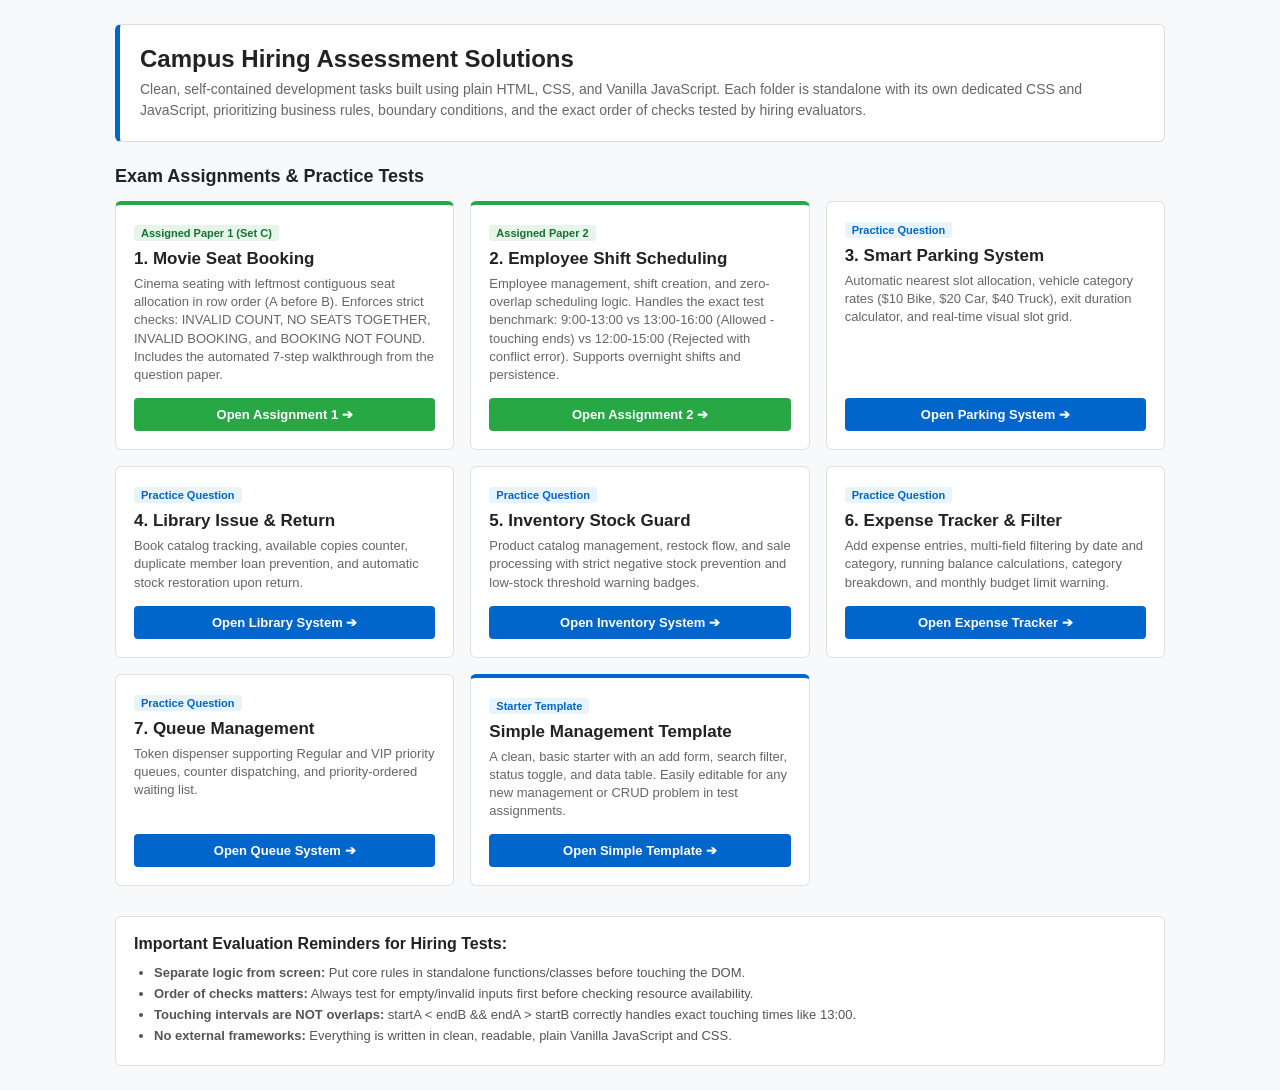
<file: index.html>
<!DOCTYPE html>
<html lang="en">
<head>
  <meta charset="UTF-8">
  <meta name="viewport" content="width=device-width, initial-scale=1.0">
  <title>Campus Hiring - Technical Coding Assessments</title>
  <style>
    * {
      box-sizing: border-box;
      margin: 0;
      padding: 0;
      font-family: Arial, Helvetica, sans-serif;
    }
    body {
      background-color: #f7f9fa;
      color: #333333;
      padding: 24px 20px;
    }
    .wrapper {
      max-width: 1050px;
      margin: 0 auto;
    }
    .hero-box {
      background-color: #ffffff;
      border: 1px solid #dcdcdc;
      border-left: 5px solid #0066cc;
      border-radius: 6px;
      padding: 20px;
      margin-bottom: 24px;
    }
    .hero-box h1 {
      font-size: 24px;
      color: #222222;
      margin-bottom: 6px;
    }
    .hero-box p {
      font-size: 14px;
      color: #666666;
      line-height: 1.5;
    }
    .section-title {
      font-size: 18px;
      color: #222222;
      margin-bottom: 14px;
      font-weight: bold;
    }
    .project-grid {
      display: grid;
      grid-template-columns: repeat(auto-fit, minmax(310px, 1fr));
      gap: 16px;
      margin-bottom: 30px;
    }
    .project-card {
      background-color: #ffffff;
      border: 1px solid #e0e0e0;
      border-radius: 6px;
      padding: 18px;
      display: flex;
      flex-direction: column;
      justify-content: space-between;
      transition: border-color 0.15s ease;
    }
    .project-card:hover {
      border-color: #0066cc;
    }
    .project-card.featured {
      border-top: 4px solid #28a745;
    }
    .card-tag {
      display: inline-block;
      font-size: 11px;
      font-weight: bold;
      padding: 2px 7px;
      border-radius: 3px;
      margin-bottom: 8px;
      background-color: #e8f4fd;
      color: #0066cc;
    }
    .tag-green {
      background-color: #e6f4ea;
      color: #137333;
    }
    .project-card h3 {
      font-size: 17px;
      color: #222222;
      margin-bottom: 6px;
    }
    .project-card p {
      font-size: 13px;
      color: #666666;
      line-height: 1.4;
      margin-bottom: 14px;
      flex-grow: 1;
    }
    .btn-launch {
      display: block;
      width: 100%;
      text-align: center;
      background-color: #0066cc;
      color: #ffffff;
      text-decoration: none;
      padding: 9px 12px;
      border-radius: 4px;
      font-size: 13px;
      font-weight: bold;
    }
    .btn-launch:hover {
      background-color: #0052a3;
    }
    .btn-launch.green {
      background-color: #28a745;
    }
    .btn-launch.green:hover {
      background-color: #218838;
    }
    .notes-box {
      background-color: #ffffff;
      border: 1px solid #e0e0e0;
      border-radius: 6px;
      padding: 18px;
      margin-top: 10px;
    }
    .notes-box h2 {
      font-size: 16px;
      margin-bottom: 10px;
      color: #222222;
    }
    .notes-box ul {
      margin-left: 20px;
      font-size: 13px;
      color: #555555;
      line-height: 1.6;
    }
  </style>
</head>
<body>
  <div class="wrapper">
    <div class="hero-box">
      <h1>Campus Hiring Assessment Solutions</h1>
      <p>
        Clean, self-contained development tasks built using plain HTML, CSS, and Vanilla JavaScript.
        Each folder is standalone with its own dedicated CSS and JavaScript, prioritizing business rules,
        boundary conditions, and the exact order of checks tested by hiring evaluators.
      </p>
    </div>

    <div class="section-title">Exam Assignments & Practice Tests</div>

    <div class="project-grid">
      <!-- Assignment 1 -->
      <div class="project-card featured">
        <div>
          <span class="card-tag tag-green">Assigned Paper 1 (Set C)</span>
          <h3>1. Movie Seat Booking</h3>
          <p>
            Cinema seating with leftmost contiguous seat allocation in row order (A before B).
            Enforces strict checks: INVALID COUNT, NO SEATS TOGETHER, INVALID BOOKING, and BOOKING NOT FOUND.
            Includes the automated 7-step walkthrough from the question paper.
          </p>
        </div>
        <a href="01-movie-seat-booking/index.html" class="btn-launch green">Open Assignment 1 ➔</a>
      </div>

      <!-- Assignment 2 -->
      <div class="project-card featured">
        <div>
          <span class="card-tag tag-green">Assigned Paper 2</span>
          <h3>2. Employee Shift Scheduling</h3>
          <p>
            Employee management, shift creation, and zero-overlap scheduling logic.
            Handles the exact test benchmark: <code>9:00-13:00</code> vs <code>13:00-16:00</code> (Allowed - touching ends)
            vs <code>12:00-15:00</code> (Rejected with conflict error). Supports overnight shifts and persistence.
          </p>
        </div>
        <a href="02-shift-scheduling/index.html" class="btn-launch green">Open Assignment 2 ➔</a>
      </div>

      <!-- Assignment 3 -->
      <div class="project-card">
        <div>
          <span class="card-tag">Practice Question</span>
          <h3>3. Smart Parking System</h3>
          <p>
            Automatic nearest slot allocation, vehicle category rates ($10 Bike, $20 Car, $40 Truck),
            exit duration calculator, and real-time visual slot grid.
          </p>
        </div>
        <a href="03-parking-system/index.html" class="btn-launch">Open Parking System ➔</a>
      </div>

      <!-- Assignment 4 -->
      <div class="project-card">
        <div>
          <span class="card-tag">Practice Question</span>
          <h3>4. Library Issue & Return</h3>
          <p>
            Book catalog tracking, available copies counter, duplicate member loan prevention,
            and automatic stock restoration upon return.
          </p>
        </div>
        <a href="04-library-system/index.html" class="btn-launch">Open Library System ➔</a>
      </div>

      <!-- Assignment 5 -->
      <div class="project-card">
        <div>
          <span class="card-tag">Practice Question</span>
          <h3>5. Inventory Stock Guard</h3>
          <p>
            Product catalog management, restock flow, and sale processing with strict negative stock prevention
            and low-stock threshold warning badges.
          </p>
        </div>
        <a href="05-inventory-system/index.html" class="btn-launch">Open Inventory System ➔</a>
      </div>

      <!-- Assignment 6 -->
      <div class="project-card">
        <div>
          <span class="card-tag">Practice Question</span>
          <h3>6. Expense Tracker & Filter</h3>
          <p>
            Add expense entries, multi-field filtering by date and category, running balance calculations,
            category breakdown, and monthly budget limit warning.
          </p>
        </div>
        <a href="06-expense-tracker/index.html" class="btn-launch">Open Expense Tracker ➔</a>
      </div>

      <!-- Assignment 7 -->
      <div class="project-card">
        <div>
          <span class="card-tag">Practice Question</span>
          <h3>7. Queue Management</h3>
          <p>
            Token dispenser supporting Regular and VIP priority queues, counter dispatching,
            and priority-ordered waiting list.
          </p>
        </div>
        <a href="07-queue-management/index.html" class="btn-launch">Open Queue System ➔</a>
      </div>

      <!-- Universal Dashboard Starter -->
      <div class="project-card featured" style="border-top-color: #0066cc;">
        <div>
          <span class="card-tag" style="background-color: #e8f4fd; color: #0066cc;">Starter Template</span>
          <h3>Simple Management Template</h3>
          <p>
            A clean, basic starter with an add form, search filter, status toggle, and data table.
            Easily editable for any new management or CRUD problem in test assignments.
          </p>
        </div>
        <a href="universal-dashboard/index.html" class="btn-launch">Open Simple Template ➔</a>
      </div>
    </div>

    <div class="notes-box">
      <h2>Important Evaluation Reminders for Hiring Tests:</h2>
      <ul>
        <li><strong>Separate logic from screen:</strong> Put core rules in standalone functions/classes before touching the DOM.</li>
        <li><strong>Order of checks matters:</strong> Always test for empty/invalid inputs first before checking resource availability.</li>
        <li><strong>Touching intervals are NOT overlaps:</strong> <code>startA &lt; endB &amp;&amp; endA &gt; startB</code> correctly handles exact touching times like 13:00.</li>
        <li><strong>No external frameworks:</strong> Everything is written in clean, readable, plain Vanilla JavaScript and CSS.</li>
      </ul>
    </div>
  </div>
</body>
</html>
</file>
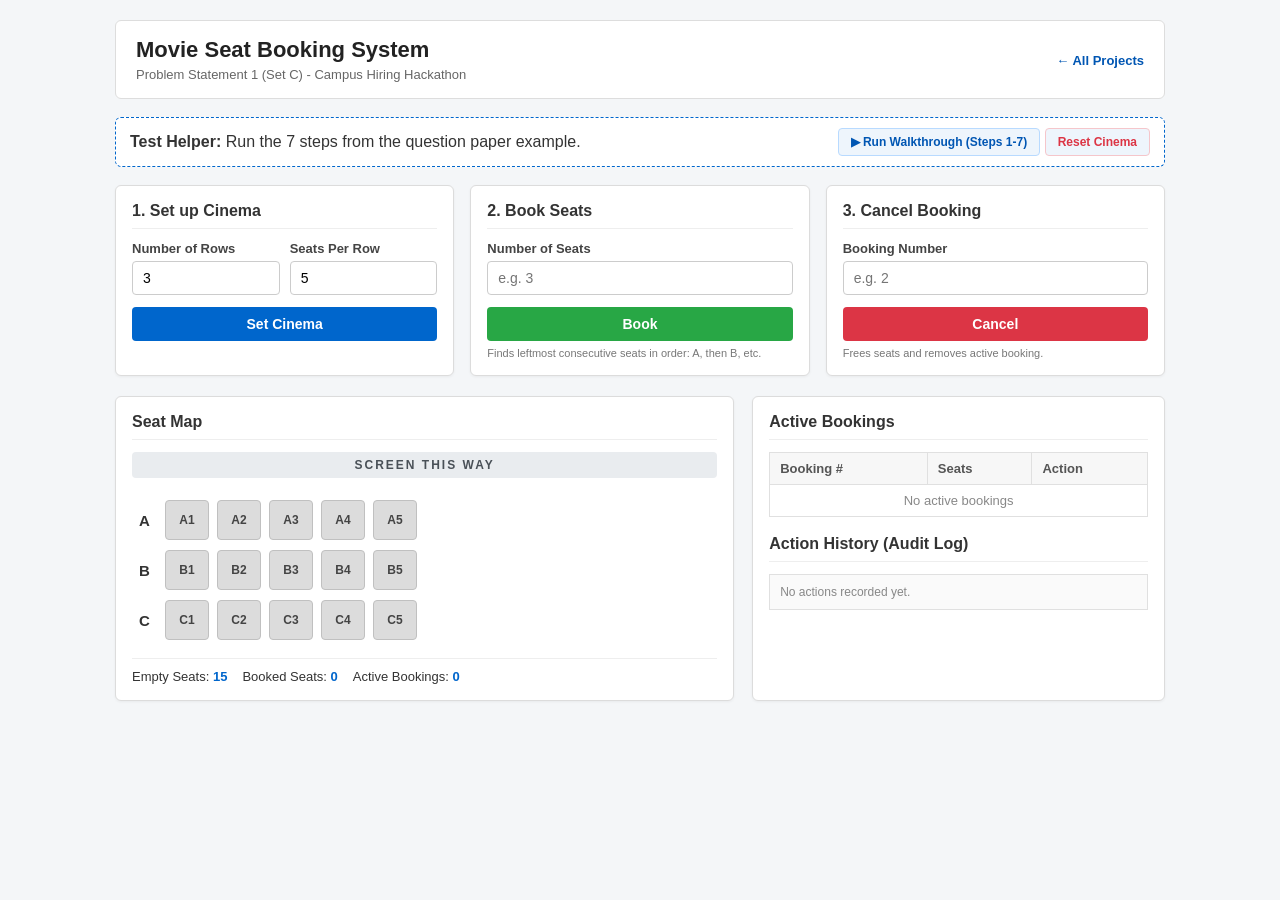
<file: 01-movie-seat-booking/index.html>
<!DOCTYPE html>
<html lang="en">
<head>
  <meta charset="UTF-8">
  <meta name="viewport" content="width=device-width, initial-scale=1.0">
  <title>Movie Seat Booking - Assignment 1</title>
  <link rel="stylesheet" href="style.css">
</head>
<body>
  <div class="main-container">
    <!-- Header -->
    <header class="page-header">
      <div>
        <h1>Movie Seat Booking System</h1>
        <p>Problem Statement 1 (Set C) - Campus Hiring Hackathon</p>
      </div>
      <div>
        <a href="../index.html" class="back-link">← All Projects</a>
      </div>
    </header>

    <!-- Status Message Alert Banner (Required by question paper) -->
    <div id="statusMessage" class="message-banner" role="alert"></div>

    <!-- Test Helper Bar -->
    <div class="test-bar">
      <span><strong>Test Helper:</strong> Run the 7 steps from the question paper example.</span>
      <div>
        <button id="btnRunTest" class="test-btn">▶ Run Walkthrough (Steps 1-7)</button>
        <button id="btnReset" class="test-btn" style="color: #dc3545; border-color: #f5c6cb;">Reset Cinema</button>
      </div>
    </div>

    <!-- 3 Control Panels (Setup, Book, Cancel) -->
    <div class="controls-grid">
      <!-- Setup Panel -->
      <div class="panel">
        <h2>1. Set up Cinema</h2>
        <form id="setupForm">
          <div class="form-row">
            <div class="form-group">
              <label for="numRows">Number of Rows</label>
              <input type="number" id="numRows" min="1" max="26" value="3" required>
            </div>
            <div class="form-group">
              <label for="seatsPerRow">Seats Per Row</label>
              <input type="number" id="seatsPerRow" min="1" max="30" value="5" required>
            </div>
          </div>
          <button type="submit" class="btn btn-setup">Set Cinema</button>
        </form>
      </div>

      <!-- Book Seats Panel -->
      <div class="panel">
        <h2>2. Book Seats</h2>
        <form id="bookForm">
          <div class="form-group">
            <label for="seatCount">Number of Seats</label>
            <input type="text" id="seatCount" placeholder="e.g. 3" autocomplete="off">
          </div>
          <button type="submit" class="btn btn-book">Book</button>
        </form>
        <div class="helper-text">Finds leftmost consecutive seats in order: A, then B, etc.</div>
      </div>

      <!-- Cancel Booking Panel -->
      <div class="panel">
        <h2>3. Cancel Booking</h2>
        <form id="cancelForm">
          <div class="form-group">
            <label for="bookingId">Booking Number</label>
            <input type="text" id="bookingId" placeholder="e.g. 2" autocomplete="off">
          </div>
          <button type="submit" class="btn btn-cancel">Cancel</button>
        </form>
        <div class="helper-text">Frees seats and removes active booking.</div>
      </div>
    </div>

    <!-- Seat Map & Tables Layout -->
    <div class="layout-grid">
      <!-- Left Column: Seat Map -->
      <div class="panel">
        <h2>Seat Map</h2>
        <div class="screen-box">SCREEN THIS WAY</div>
        <div id="seatMap" class="seat-map">
          <!-- Dynamically generated seat rows -->
        </div>
        <div class="stats-summary">
          <div>Empty Seats: <strong id="statEmpty">15</strong></div>
          <div>Booked Seats: <strong id="statBooked">0</strong></div>
          <div>Active Bookings: <strong id="statActive">0</strong></div>
        </div>
      </div>

      <!-- Right Column: Active Bookings & History Log -->
      <div class="panel">
        <h2>Active Bookings</h2>
        <table class="data-table">
          <thead>
            <tr>
              <th>Booking #</th>
              <th>Seats</th>
              <th>Action</th>
            </tr>
          </thead>
          <tbody id="bookingsTableBody">
            <!-- Dynamically populated -->
          </tbody>
        </table>

        <h2 style="margin-top: 18px;">Action History (Audit Log)</h2>
        <div id="logContainer" class="log-container">
          <!-- Dynamically populated -->
        </div>
      </div>
    </div>
  </div>

  <script src="app.js"></script>
</body>
</html>
</file>
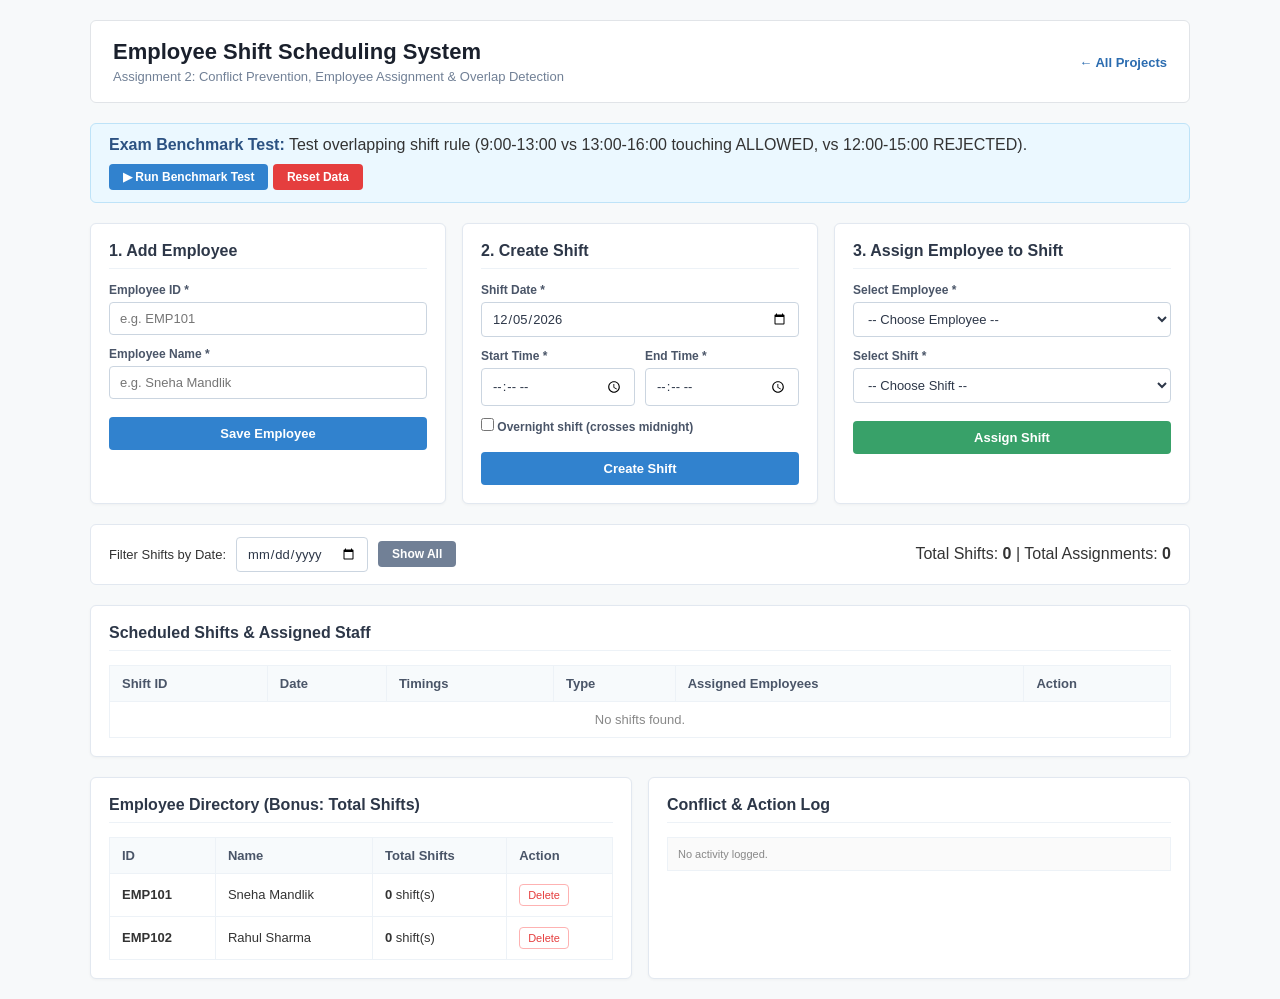
<file: 02-shift-scheduling/index.html>
<!DOCTYPE html>
<html lang="en">
<head>
  <meta charset="UTF-8">
  <meta name="viewport" content="width=device-width, initial-scale=1.0">
  <title>Employee Shift Scheduling - Assignment 2</title>
  <link rel="stylesheet" href="style.css">
</head>
<body>
  <div class="container">
    <!-- Header -->
    <header class="top-header">
      <div>
        <h1>Employee Shift Scheduling System</h1>
        <p>Assignment 2: Conflict Prevention, Employee Assignment & Overlap Detection</p>
      </div>
      <div>
        <a href="../index.html" class="nav-link">← All Projects</a>
      </div>
    </header>

    <!-- Conflict & Status Alert Banner -->
    <div id="statusAlert" class="alert-box" role="alert"></div>

    <!-- Exam Rubric Benchmark Demo -->
    <div class="benchmark-card">
      <div>
        <strong>Exam Benchmark Test:</strong> Test overlapping shift rule (9:00-13:00 vs 13:00-16:00 touching ALLOWED, vs 12:00-15:00 REJECTED).
      </div>
      <div>
        <button id="btnRunExam" class="btn-benchmark">▶ Run Benchmark Test</button>
        <button id="btnResetAll" class="btn-reset">Reset Data</button>
      </div>
    </div>

    <!-- 3 Forms: Add Employee, Create Shift, Assign Shift -->
    <div class="form-grid">
      <!-- 1. Employee Form -->
      <div class="card">
        <h2>1. Add Employee</h2>
        <form id="empForm">
          <div class="form-group">
            <label for="empId">Employee ID *</label>
            <input type="text" id="empId" placeholder="e.g. EMP101" required>
          </div>
          <div class="form-group">
            <label for="empName">Employee Name *</label>
            <input type="text" id="empName" placeholder="e.g. Sneha Mandlik" required>
          </div>
          <button type="submit" class="btn-submit btn-blue">Save Employee</button>
        </form>
      </div>

      <!-- 2. Shift Form -->
      <div class="card">
        <h2>2. Create Shift</h2>
        <form id="shiftForm">
          <div class="form-group">
            <label for="shiftDate">Shift Date *</label>
            <input type="date" id="shiftDate" required>
          </div>
          <div class="form-row">
            <div class="form-group">
              <label for="startTime">Start Time *</label>
              <input type="time" id="startTime" required>
            </div>
            <div class="form-group">
              <label for="endTime">End Time *</label>
              <input type="time" id="endTime" required>
            </div>
          </div>
          <div class="form-group">
            <label class="checkbox-label">
              <input type="checkbox" id="isOvernight"> Overnight shift (crosses midnight)
            </label>
          </div>
          <button type="submit" class="btn-submit btn-blue">Create Shift</button>
        </form>
      </div>

      <!-- 3. Assign Shift Form -->
      <div class="card">
        <h2>3. Assign Employee to Shift</h2>
        <form id="assignForm">
          <div class="form-group">
            <label for="selectEmp">Select Employee *</label>
            <select id="selectEmp" required>
              <option value="">-- Choose Employee --</option>
            </select>
          </div>
          <div class="form-group">
            <label for="selectShift">Select Shift *</label>
            <select id="selectShift" required>
              <option value="">-- Choose Shift --</option>
            </select>
          </div>
          <button type="submit" class="btn-submit btn-green">Assign Shift</button>
        </form>
      </div>
    </div>

    <!-- Shifts Filter Bar -->
    <div class="filter-bar">
      <div class="filter-group">
        <label for="filterDate">Filter Shifts by Date:</label>
        <input type="date" id="filterDate">
        <button id="btnClearFilter" class="btn-benchmark" style="background-color: #718096;">Show All</button>
      </div>
      <div>
        <span>Total Shifts: <strong id="statShiftsCount">0</strong> | Total Assignments: <strong id="statAssignCount">0</strong></span>
      </div>
    </div>

    <!-- Scheduled Shifts Table -->
    <div class="card">
      <h2>Scheduled Shifts & Assigned Staff</h2>
      <div class="table-container">
        <table class="grid-table">
          <thead>
            <tr>
              <th>Shift ID</th>
              <th>Date</th>
              <th>Timings</th>
              <th>Type</th>
              <th>Assigned Employees</th>
              <th>Action</th>
            </tr>
          </thead>
          <tbody id="shiftsTableBody">
            <!-- Dynamically populated -->
          </tbody>
        </table>
      </div>
    </div>

    <!-- Lower Grid: Employees Directory & Conflict Log -->
    <div class="two-col-layout">
      <!-- Employee Directory -->
      <div class="card">
        <h2>Employee Directory (Bonus: Total Shifts)</h2>
        <div class="table-container">
          <table class="grid-table">
            <thead>
              <tr>
                <th>ID</th>
                <th>Name</th>
                <th>Total Shifts</th>
                <th>Action</th>
              </tr>
            </thead>
            <tbody id="employeesTableBody">
              <!-- Dynamically populated -->
            </tbody>
          </table>
        </div>
      </div>

      <!-- Conflict & Activity History -->
      <div class="card">
        <h2>Conflict & Action Log</h2>
        <div id="logBox" class="log-box">
          <!-- Dynamically populated -->
        </div>
      </div>
    </div>
  </div>

  <script src="app.js"></script>
</body>
</html>
</file>
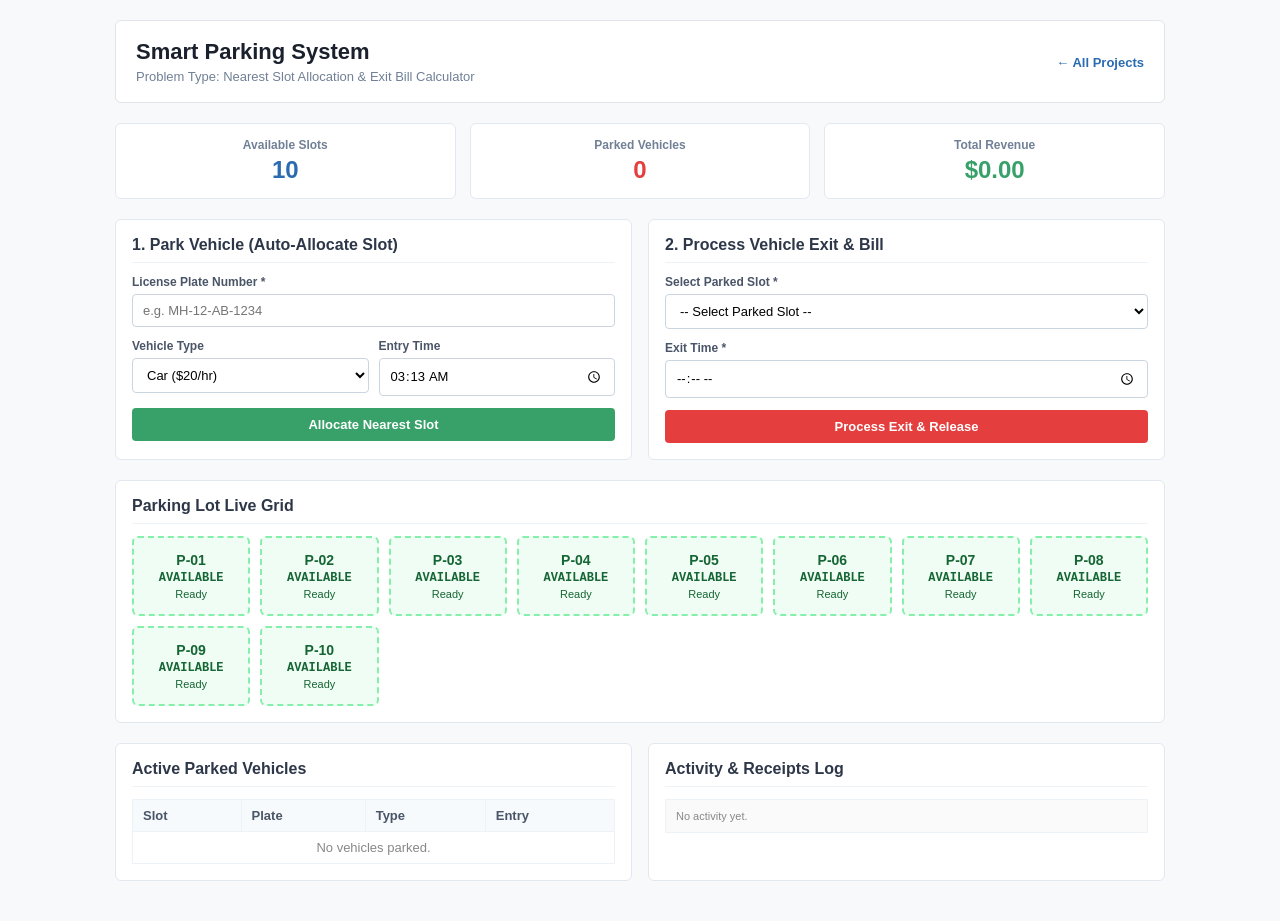
<file: 03-parking-system/index.html>
<!DOCTYPE html>
<html lang="en">
<head>
  <meta charset="UTF-8">
  <meta name="viewport" content="width=device-width, initial-scale=1.0">
  <title>Smart Parking & Slot Allocation</title>
  <link rel="stylesheet" href="style.css">
</head>
<body>
  <div class="container">
    <header class="header">
      <div>
        <h1>Smart Parking System</h1>
        <p>Problem Type: Nearest Slot Allocation & Exit Bill Calculator</p>
      </div>
      <div>
        <a href="../index.html" class="nav-link">← All Projects</a>
      </div>
    </header>

    <div id="alertBanner" class="alert-banner" role="alert"></div>

    <!-- Quick Stats -->
    <div class="stats-grid">
      <div class="stat-card">
        <div class="stat-label">Available Slots</div>
        <div class="stat-value" id="statFree">10</div>
      </div>
      <div class="stat-card">
        <div class="stat-label">Parked Vehicles</div>
        <div class="stat-value" id="statParked" style="color: #e53e3e;">0</div>
      </div>
      <div class="stat-card">
        <div class="stat-label">Total Revenue</div>
        <div class="stat-value" id="statRevenue" style="color: #38a169;">$0.00</div>
      </div>
    </div>

    <!-- Forms -->
    <div class="content-grid">
      <!-- Entry Form -->
      <div class="card">
        <h2>1. Park Vehicle (Auto-Allocate Slot)</h2>
        <form id="parkForm">
          <div class="form-group">
            <label for="plateInput">License Plate Number *</label>
            <input type="text" id="plateInput" placeholder="e.g. MH-12-AB-1234" required>
          </div>
          <div class="form-row">
            <div class="form-group">
              <label for="typeInput">Vehicle Type</label>
              <select id="typeInput">
                <option value="Car">Car ($20/hr)</option>
                <option value="Bike">Bike ($10/hr)</option>
                <option value="Truck">Truck ($40/hr)</option>
              </select>
            </div>
            <div class="form-group">
              <label for="timeInput">Entry Time</label>
              <input type="time" id="timeInput" required>
            </div>
          </div>
          <button type="submit" class="btn btn-park">Allocate Nearest Slot</button>
        </form>
      </div>

      <!-- Exit Form -->
      <div class="card">
        <h2>2. Process Vehicle Exit & Bill</h2>
        <form id="exitForm">
          <div class="form-group">
            <label for="exitSelect">Select Parked Slot *</label>
            <select id="exitSelect" required>
              <option value="">-- Select Parked Slot --</option>
            </select>
          </div>
          <div class="form-group">
            <label for="exitTimeInput">Exit Time *</label>
            <input type="time" id="exitTimeInput" required>
          </div>
          <button type="submit" class="btn btn-exit">Process Exit & Release</button>
        </form>
      </div>
    </div>

    <!-- Parking Grid Status -->
    <div class="card" style="margin-bottom: 20px;">
      <h2>Parking Lot Live Grid</h2>
      <div id="slotsGrid" class="slots-container">
        <!-- Rendered slots -->
      </div>
    </div>

    <!-- Tables -->
    <div class="content-grid">
      <div class="card">
        <h2>Active Parked Vehicles</h2>
        <table class="data-table">
          <thead>
            <tr>
              <th>Slot</th>
              <th>Plate</th>
              <th>Type</th>
              <th>Entry</th>
            </tr>
          </thead>
          <tbody id="parkedBody"></tbody>
        </table>
      </div>

      <div class="card">
        <h2>Activity & Receipts Log</h2>
        <div id="logBox" class="log-box"></div>
      </div>
    </div>
  </div>

  <script src="app.js"></script>
</body>
</html>
</file>
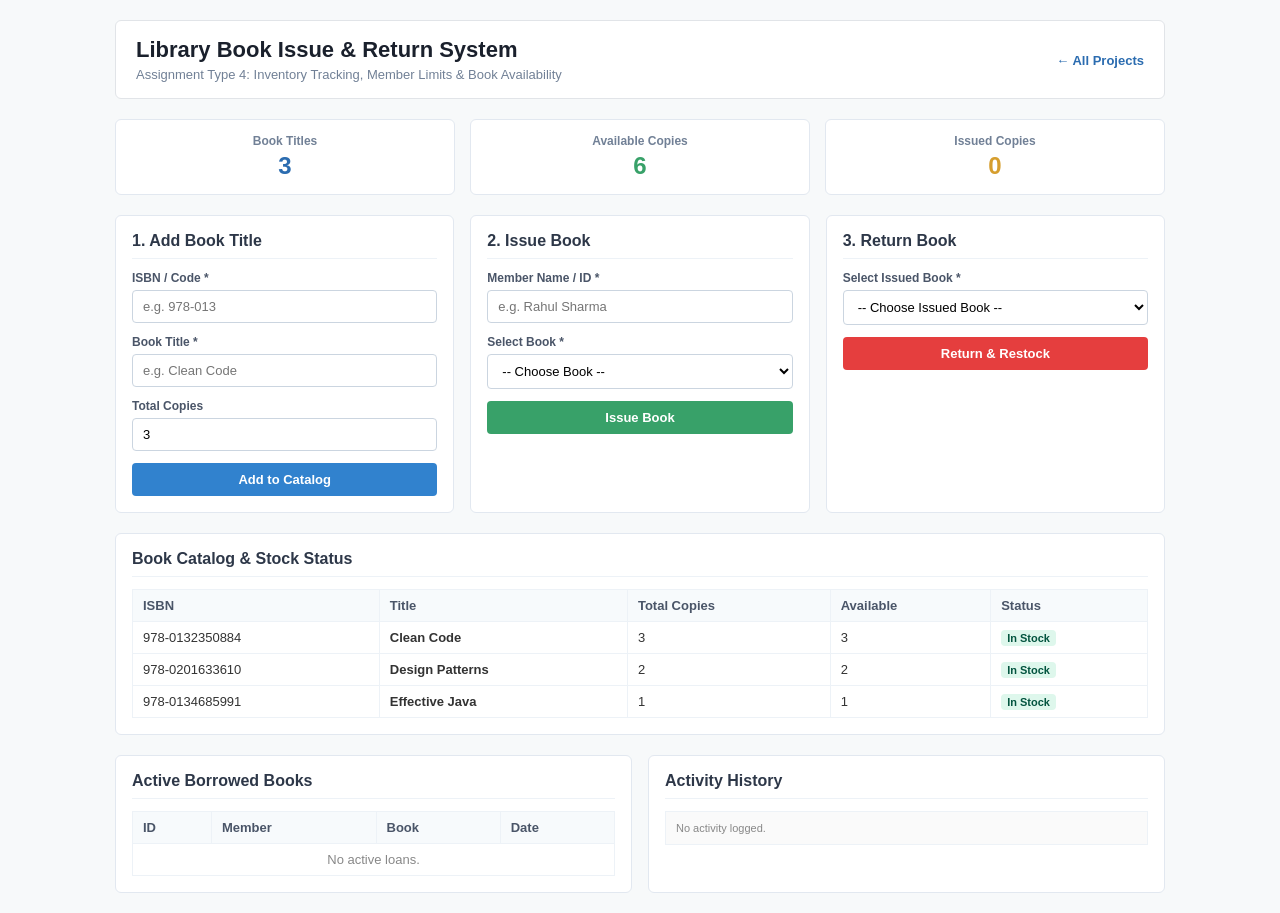
<file: 04-library-system/index.html>
<!DOCTYPE html>
<html lang="en">
<head>
  <meta charset="UTF-8">
  <meta name="viewport" content="width=device-width, initial-scale=1.0">
  <title>Library Issue & Return System</title>
  <link rel="stylesheet" href="style.css">
</head>
<body>
  <div class="container">
    <header class="header">
      <div>
        <h1>Library Book Issue & Return System</h1>
        <p>Assignment Type 4: Inventory Tracking, Member Limits & Book Availability</p>
      </div>
      <div>
        <a href="../index.html" class="nav-link">← All Projects</a>
      </div>
    </header>

    <div id="statusBanner" class="banner" role="alert"></div>

    <div class="stats-bar">
      <div class="stat-item">
        <div class="stat-label">Book Titles</div>
        <div class="stat-number" id="statTitles">0</div>
      </div>
      <div class="stat-item">
        <div class="stat-label">Available Copies</div>
        <div class="stat-number" id="statAvailable" style="color: #38a169;">0</div>
      </div>
      <div class="stat-item">
        <div class="stat-label">Issued Copies</div>
        <div class="stat-number" id="statIssued" style="color: #d69e2e;">0</div>
      </div>
    </div>

    <div class="forms-grid">
      <!-- Add Book -->
      <div class="panel">
        <h2>1. Add Book Title</h2>
        <form id="addBookForm">
          <div class="form-group">
            <label for="isbn">ISBN / Code *</label>
            <input type="text" id="isbn" placeholder="e.g. 978-013" required>
          </div>
          <div class="form-group">
            <label for="title">Book Title *</label>
            <input type="text" id="title" placeholder="e.g. Clean Code" required>
          </div>
          <div class="form-group">
            <label for="copies">Total Copies</label>
            <input type="number" id="copies" min="1" value="3" required>
          </div>
          <button type="submit" class="btn btn-blue">Add to Catalog</button>
        </form>
      </div>

      <!-- Issue Book -->
      <div class="panel">
        <h2>2. Issue Book</h2>
        <form id="issueForm">
          <div class="form-group">
            <label for="memberName">Member Name / ID *</label>
            <input type="text" id="memberName" placeholder="e.g. Rahul Sharma" required>
          </div>
          <div class="form-group">
            <label for="bookSelect">Select Book *</label>
            <select id="bookSelect" required>
              <option value="">-- Choose Book --</option>
            </select>
          </div>
          <button type="submit" class="btn btn-green">Issue Book</button>
        </form>
      </div>

      <!-- Return Book -->
      <div class="panel">
        <h2>3. Return Book</h2>
        <form id="returnForm">
          <div class="form-group">
            <label for="loanSelect">Select Issued Book *</label>
            <select id="loanSelect" required>
              <option value="">-- Choose Issued Book --</option>
            </select>
          </div>
          <button type="submit" class="btn btn-red">Return & Restock</button>
        </form>
      </div>
    </div>

    <!-- Catalog Table -->
    <div class="panel">
      <h2>Book Catalog & Stock Status</h2>
      <table class="data-table">
        <thead>
          <tr>
            <th>ISBN</th>
            <th>Title</th>
            <th>Total Copies</th>
            <th>Available</th>
            <th>Status</th>
          </tr>
        </thead>
        <tbody id="catalogBody"></tbody>
      </table>
    </div>

    <div class="layout-2col">
      <div class="panel">
        <h2>Active Borrowed Books</h2>
        <table class="data-table">
          <thead>
            <tr>
              <th>ID</th>
              <th>Member</th>
              <th>Book</th>
              <th>Date</th>
            </tr>
          </thead>
          <tbody id="loansBody"></tbody>
        </table>
      </div>

      <div class="panel">
        <h2>Activity History</h2>
        <div id="logBox" class="log-box"></div>
      </div>
    </div>
  </div>

  <script src="app.js"></script>
</body>
</html>
</file>
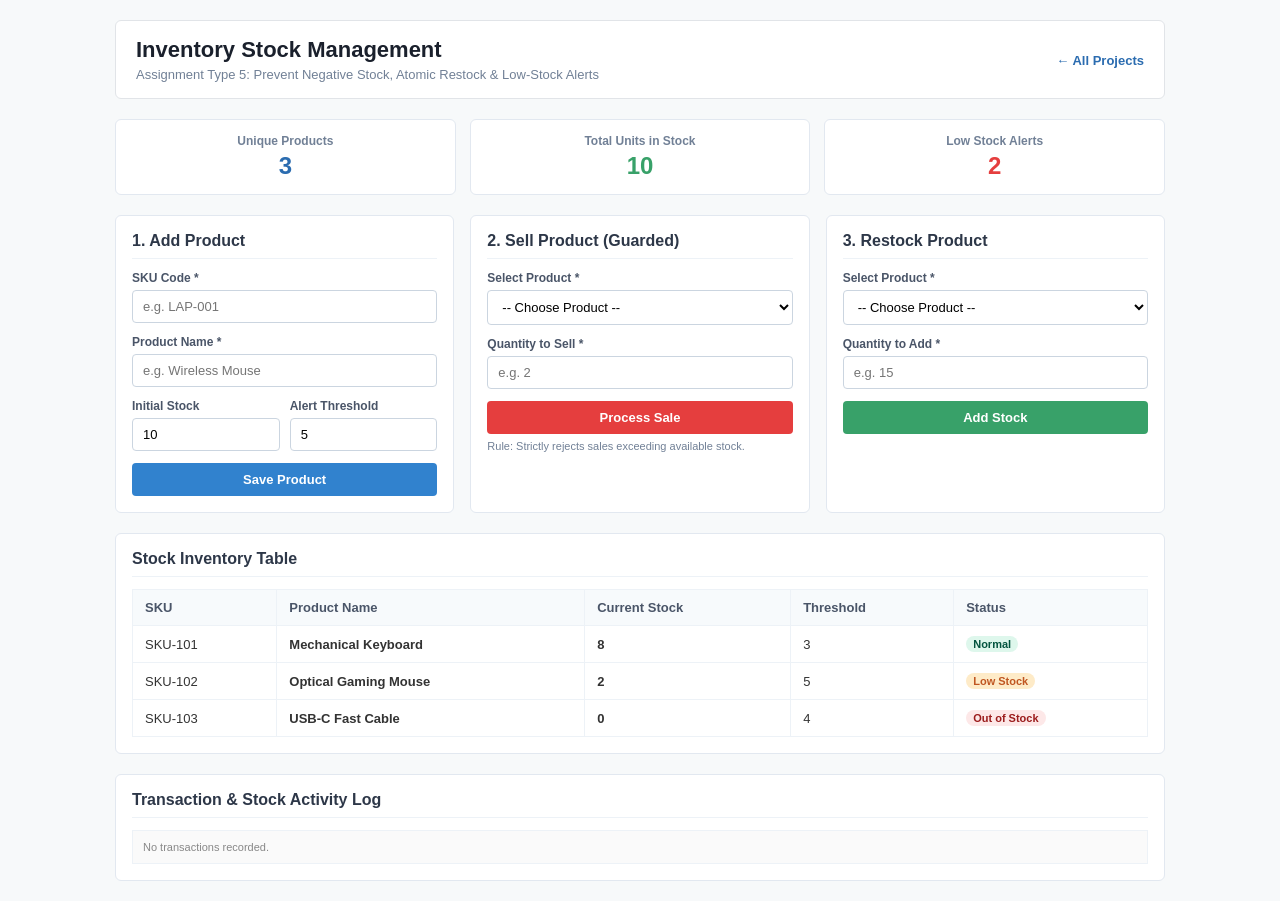
<file: 05-inventory-system/index.html>
<!DOCTYPE html>
<html lang="en">
<head>
  <meta charset="UTF-8">
  <meta name="viewport" content="width=device-width, initial-scale=1.0">
  <title>Inventory Stock & Negative Stock Guard</title>
  <link rel="stylesheet" href="style.css">
</head>
<body>
  <div class="container">
    <header class="header">
      <div>
        <h1>Inventory Stock Management</h1>
        <p>Assignment Type 5: Prevent Negative Stock, Atomic Restock & Low-Stock Alerts</p>
      </div>
      <div>
        <a href="../index.html" class="nav-link">← All Projects</a>
      </div>
    </header>

    <div id="alertBanner" class="alert-banner" role="alert"></div>

    <div class="stats-grid">
      <div class="stat-card">
        <div class="stat-label">Unique Products</div>
        <div class="stat-value" id="statProducts" style="color: #2b6cb0;">0</div>
      </div>
      <div class="stat-card">
        <div class="stat-label">Total Units in Stock</div>
        <div class="stat-value" id="statUnits" style="color: #38a169;">0</div>
      </div>
      <div class="stat-card">
        <div class="stat-label">Low Stock Alerts</div>
        <div class="stat-value" id="statAlerts" style="color: #e53e3e;">0</div>
      </div>
    </div>

    <div class="grid-3">
      <!-- 1. Add Product -->
      <div class="card">
        <h2>1. Add Product</h2>
        <form id="addForm">
          <div class="form-group">
            <label for="sku">SKU Code *</label>
            <input type="text" id="sku" placeholder="e.g. LAP-001" required>
          </div>
          <div class="form-group">
            <label for="name">Product Name *</label>
            <input type="text" id="name" placeholder="e.g. Wireless Mouse" required>
          </div>
          <div class="form-row">
            <div class="form-group">
              <label for="stock">Initial Stock</label>
              <input type="number" id="stock" min="0" value="10" required>
            </div>
            <div class="form-group">
              <label for="threshold">Alert Threshold</label>
              <input type="number" id="threshold" min="1" value="5" required>
            </div>
          </div>
          <button type="submit" class="btn btn-blue">Save Product</button>
        </form>
      </div>

      <!-- 2. Sell / Dispatch -->
      <div class="card">
        <h2>2. Sell Product (Guarded)</h2>
        <form id="sellForm">
          <div class="form-group">
            <label for="sellSelect">Select Product *</label>
            <select id="sellSelect" required>
              <option value="">-- Choose Product --</option>
            </select>
          </div>
          <div class="form-group">
            <label for="sellQty">Quantity to Sell *</label>
            <input type="number" id="sellQty" min="1" placeholder="e.g. 2" required>
          </div>
          <button type="submit" class="btn btn-red">Process Sale</button>
        </form>
        <p style="font-size: 11px; color: #718096; margin-top: 6px;">Rule: Strictly rejects sales exceeding available stock.</p>
      </div>

      <!-- 3. Restock -->
      <div class="card">
        <h2>3. Restock Product</h2>
        <form id="restockForm">
          <div class="form-group">
            <label for="restockSelect">Select Product *</label>
            <select id="restockSelect" required>
              <option value="">-- Choose Product --</option>
            </select>
          </div>
          <div class="form-group">
            <label for="restockQty">Quantity to Add *</label>
            <input type="number" id="restockQty" min="1" placeholder="e.g. 15" required>
          </div>
          <button type="submit" class="btn btn-green">Add Stock</button>
        </form>
      </div>
    </div>

    <!-- Inventory Table -->
    <div class="card" style="margin-bottom: 20px;">
      <h2>Stock Inventory Table</h2>
      <table class="data-table">
        <thead>
          <tr>
            <th>SKU</th>
            <th>Product Name</th>
            <th>Current Stock</th>
            <th>Threshold</th>
            <th>Status</th>
          </tr>
        </thead>
        <tbody id="inventoryBody"></tbody>
      </table>
    </div>

    <!-- Logs -->
    <div class="card">
      <h2>Transaction & Stock Activity Log</h2>
      <div id="logBox" class="log-box"></div>
    </div>
  </div>

  <script src="app.js"></script>
</body>
</html>
</file>
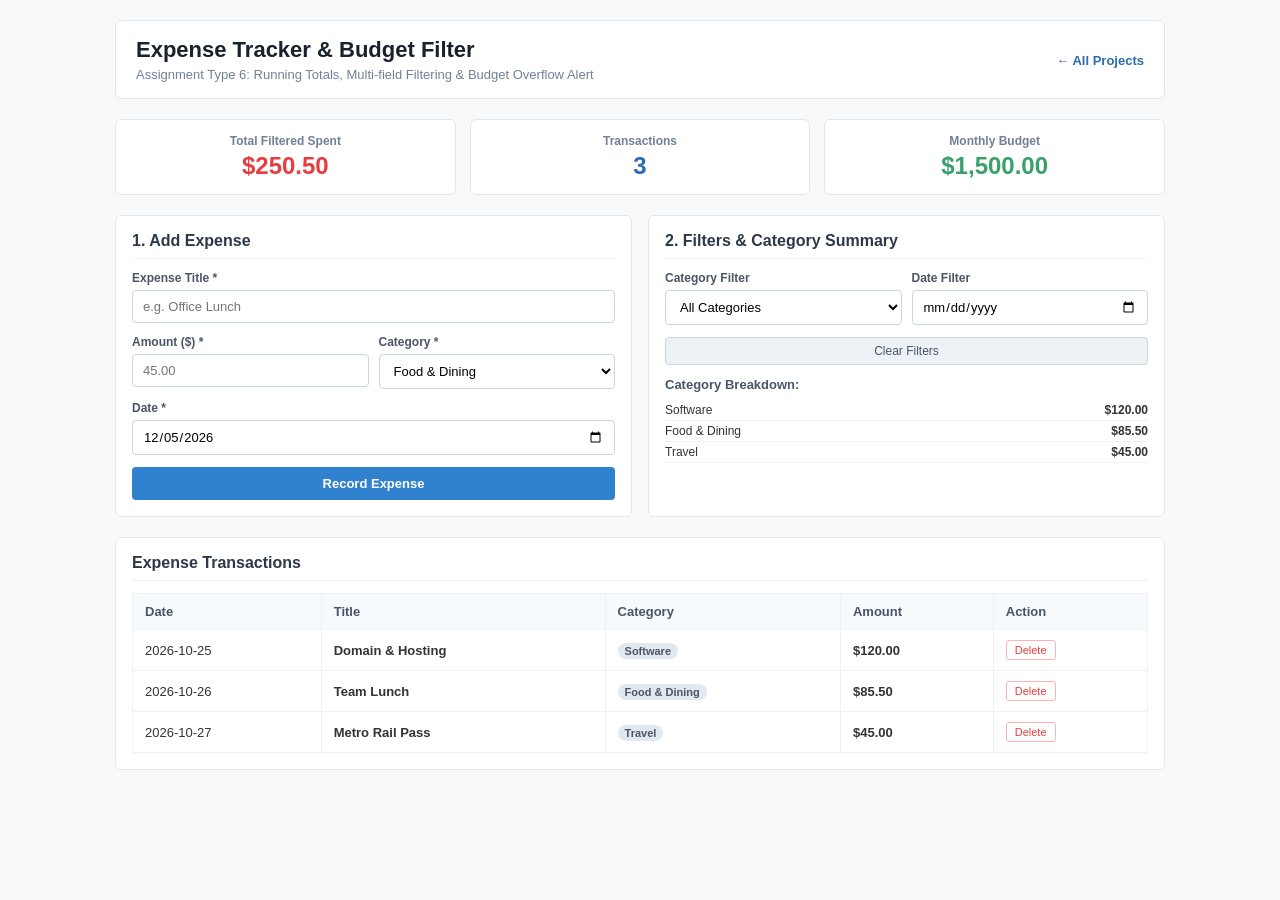
<file: 06-expense-tracker/index.html>
<!DOCTYPE html>
<html lang="en">
<head>
  <meta charset="UTF-8">
  <meta name="viewport" content="width=device-width, initial-scale=1.0">
  <title>Expense Tracker & Budget Filter</title>
  <link rel="stylesheet" href="style.css">
</head>
<body>
  <div class="container">
    <header class="header">
      <div>
        <h1>Expense Tracker & Budget Filter</h1>
        <p>Assignment Type 6: Running Totals, Multi-field Filtering & Budget Overflow Alert</p>
      </div>
      <div>
        <a href="../index.html" class="nav-link">← All Projects</a>
      </div>
    </header>

    <div id="alertBox" class="alert-box" role="alert"></div>

    <div class="stats-grid">
      <div class="stat-card">
        <div class="stat-label">Total Filtered Spent</div>
        <div class="stat-value" id="statSpent" style="color: #e53e3e;">$0.00</div>
      </div>
      <div class="stat-card">
        <div class="stat-label">Transactions</div>
        <div class="stat-value" id="statCount" style="color: #2b6cb0;">0</div>
      </div>
      <div class="stat-card">
        <div class="stat-label">Monthly Budget</div>
        <div class="stat-value" style="color: #38a169;">$1,500.00</div>
      </div>
    </div>

    <div class="content-grid">
      <!-- 1. Add Expense -->
      <div class="card">
        <h2>1. Add Expense</h2>
        <form id="expForm">
          <div class="form-group">
            <label for="title">Expense Title *</label>
            <input type="text" id="title" placeholder="e.g. Office Lunch" required>
          </div>
          <div class="form-row">
            <div class="form-group">
              <label for="amount">Amount ($) *</label>
              <input type="number" id="amount" step="0.01" min="0.01" placeholder="45.00" required>
            </div>
            <div class="form-group">
              <label for="category">Category *</label>
              <select id="category" required>
                <option value="Food & Dining">Food & Dining</option>
                <option value="Travel">Travel</option>
                <option value="Utilities">Utilities</option>
                <option value="Software">Software</option>
                <option value="Office">Office</option>
              </select>
            </div>
          </div>
          <div class="form-group">
            <label for="date">Date *</label>
            <input type="date" id="date" required>
          </div>
          <button type="submit" class="btn-primary">Record Expense</button>
        </form>
      </div>

      <!-- 2. Filters & Breakdown -->
      <div class="card">
        <h2>2. Filters & Category Summary</h2>
        <div class="form-row">
          <div class="form-group">
            <label for="filterCat">Category Filter</label>
            <select id="filterCat">
              <option value="">All Categories</option>
              <option value="Food & Dining">Food & Dining</option>
              <option value="Travel">Travel</option>
              <option value="Utilities">Utilities</option>
              <option value="Software">Software</option>
              <option value="Office">Office</option>
            </select>
          </div>
          <div class="form-group">
            <label for="filterDate">Date Filter</label>
            <input type="date" id="filterDate">
          </div>
        </div>
        <button id="btnResetFilter" class="btn-reset" style="width: 100%; margin-bottom: 12px;">Clear Filters</button>

        <h3 style="font-size: 13px; color: #4a5568; margin-bottom: 8px;">Category Breakdown:</h3>
        <div id="breakdownContainer" style="font-size: 12px;"></div>
      </div>
    </div>

    <!-- Expenses Table -->
    <div class="card">
      <h2>Expense Transactions</h2>
      <table class="data-table">
        <thead>
          <tr>
            <th>Date</th>
            <th>Title</th>
            <th>Category</th>
            <th>Amount</th>
            <th>Action</th>
          </tr>
        </thead>
        <tbody id="expenseBody"></tbody>
      </table>
    </div>
  </div>

  <script src="app.js"></script>
</body>
</html>
</file>
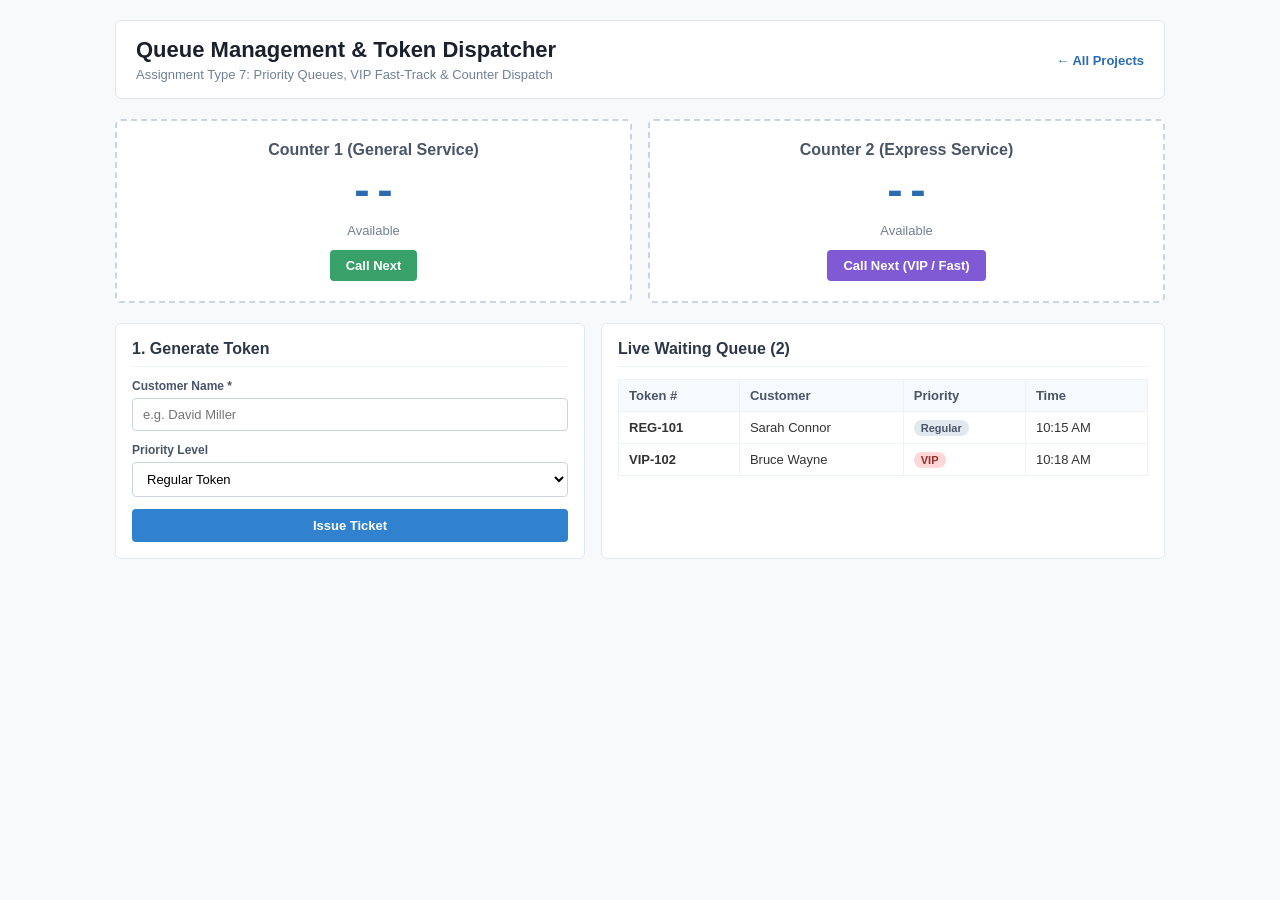
<file: 07-queue-management/index.html>
<!DOCTYPE html>
<html lang="en">
<head>
  <meta charset="UTF-8">
  <meta name="viewport" content="width=device-width, initial-scale=1.0">
  <title>Queue Management & Priority Token System</title>
  <link rel="stylesheet" href="style.css">
</head>
<body>
  <div class="container">
    <header class="header">
      <div>
        <h1>Queue Management & Token Dispatcher</h1>
        <p>Assignment Type 7: Priority Queues, VIP Fast-Track & Counter Dispatch</p>
      </div>
      <div>
        <a href="../index.html" class="nav-link">← All Projects</a>
      </div>
    </header>

    <div id="alertBanner" class="alert-banner" role="alert"></div>

    <!-- Active Counters -->
    <div class="counters-grid">
      <div class="counter-card">
        <h3>Counter 1 (General Service)</h3>
        <div class="token-large" id="counter1Token">--</div>
        <div class="counter-status" id="counter1Status">Available</div>
        <button id="btnServe1" class="btn-serve">Call Next</button>
      </div>

      <div class="counter-card">
        <h3>Counter 2 (Express Service)</h3>
        <div class="token-large" id="counter2Token">--</div>
        <div class="counter-status" id="counter2Status">Available</div>
        <button id="btnServe2" class="btn-serve-vip">Call Next (VIP / Fast)</button>
      </div>
    </div>

    <!-- Token Generator & Waiting List -->
    <div class="content-grid">
      <!-- Issue Token -->
      <div class="panel">
        <h2>1. Generate Token</h2>
        <form id="tokenForm">
          <div class="form-group">
            <label for="custName">Customer Name *</label>
            <input type="text" id="custName" placeholder="e.g. David Miller" required>
          </div>
          <div class="form-group">
            <label for="priority">Priority Level</label>
            <select id="priority">
              <option value="Regular">Regular Token</option>
              <option value="VIP">VIP Priority (Jump to front)</option>
            </select>
          </div>
          <button type="submit" class="btn-ticket">Issue Ticket</button>
        </form>
      </div>

      <!-- Queue Display -->
      <div class="panel">
        <h2>Live Waiting Queue (<span id="waitingCount">0</span>)</h2>
        <table class="data-table">
          <thead>
            <tr>
              <th>Token #</th>
              <th>Customer</th>
              <th>Priority</th>
              <th>Time</th>
            </tr>
          </thead>
          <tbody id="queueBody"></tbody>
        </table>
      </div>
    </div>
  </div>

  <script src="app.js"></script>
</body>
</html>
</file>
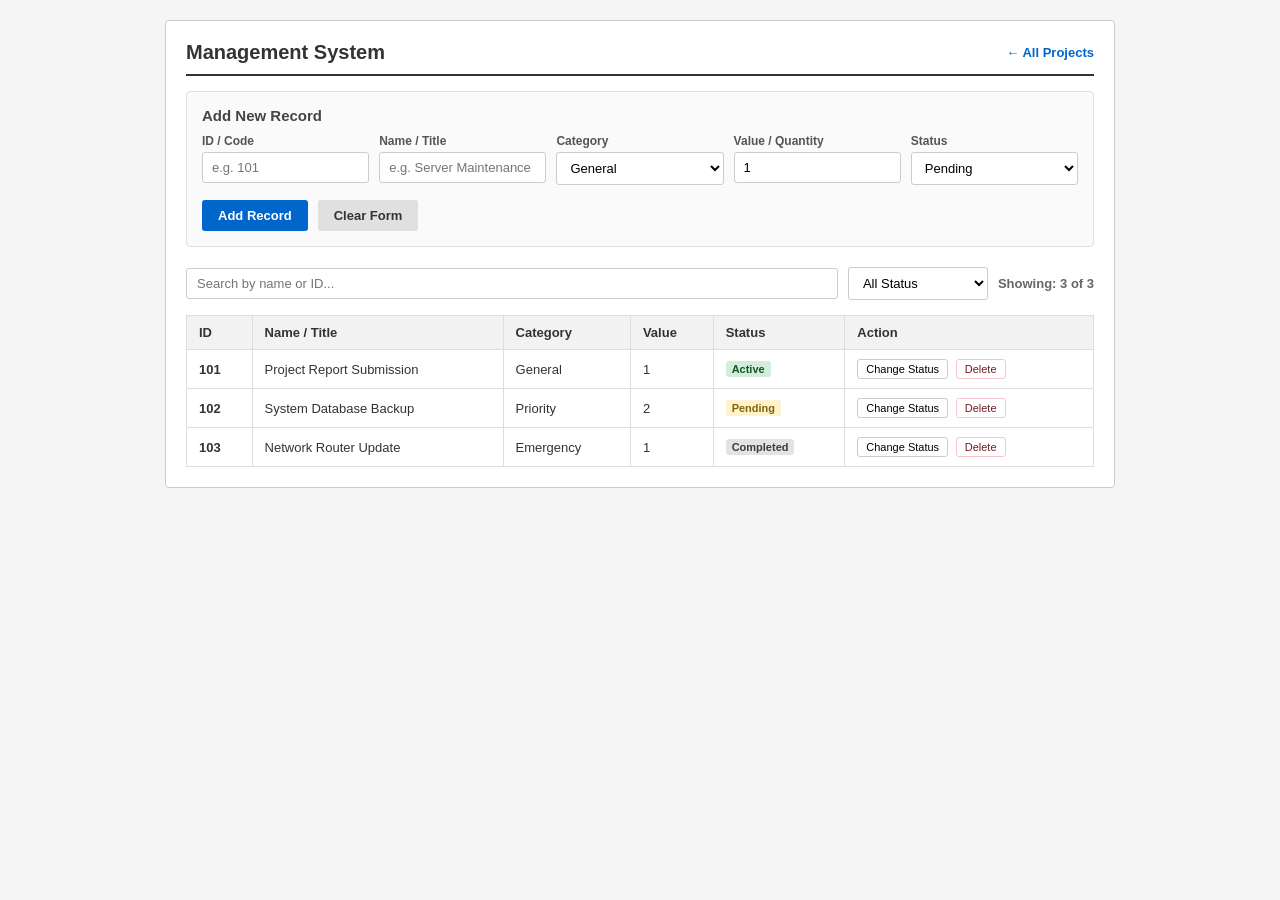
<file: universal-dashboard/index.html>
<!DOCTYPE html>
<html lang="en">
<head>
  <meta charset="UTF-8">
  <meta name="viewport" content="width=device-width, initial-scale=1.0">
  <title>Simple Management System</title>
  <link rel="stylesheet" href="style.css">
</head>
<body>

  <div class="container">
    <div class="top-row">
      <h2>Management System</h2>
      <a href="../index.html">← All Projects</a>
    </div>

    <!-- Alert / Status message -->
    <div id="statusMsg" class="msg-box"></div>

    <!-- Simple Add Form -->
    <div class="form-section">
      <h3>Add New Record</h3>
      <form id="mainForm">
        <div class="row">
          <div class="col">
            <label>ID / Code</label>
            <input type="text" id="recordId" placeholder="e.g. 101" required>
          </div>
          <div class="col">
            <label>Name / Title</label>
            <input type="text" id="recordName" placeholder="e.g. Server Maintenance" required>
          </div>
          <div class="col">
            <label>Category</label>
            <select id="recordCategory">
              <option value="General">General</option>
              <option value="Priority">Priority</option>
              <option value="Emergency">Emergency</option>
            </select>
          </div>
          <div class="col">
            <label>Value / Quantity</label>
            <input type="number" id="recordValue" min="1" value="1" required>
          </div>
          <div class="col">
            <label>Status</label>
            <select id="recordStatus">
              <option value="Pending">Pending</option>
              <option value="Active">Active</option>
              <option value="Completed">Completed</option>
            </select>
          </div>
        </div>
        <div class="btn-row">
          <button type="submit" class="btn btn-save">Add Record</button>
          <button type="button" id="btnResetAll" class="btn btn-clear">Clear Form</button>
        </div>
      </form>
    </div>

    <!-- Search & Filter Controls -->
    <div class="filter-section">
      <input type="text" id="searchBox" placeholder="Search by name or ID...">
      <select id="filterDropdown">
        <option value="ALL">All Status</option>
        <option value="Active">Active</option>
        <option value="Pending">Pending</option>
        <option value="Completed">Completed</option>
      </select>
      <span class="count-text" id="totalCountText">Total: 0</span>
    </div>

    <!-- Data Table -->
    <table class="simple-table">
      <thead>
        <tr>
          <th>ID</th>
          <th>Name / Title</th>
          <th>Category</th>
          <th>Value</th>
          <th>Status</th>
          <th>Action</th>
        </tr>
      </thead>
      <tbody id="tableBody">
        <!-- Rendered by script.js -->
      </tbody>
    </table>
  </div>

  <script src="script.js"></script>
</body>
</html>
</file>
<file: 01-movie-seat-booking/style.css>
/* 
 * Stylesheet for Cinema Movie Seat Booking
 * Problem Statement 1 (Set C)
 */

* {
  box-sizing: border-box;
  margin: 0;
  padding: 0;
  font-family: Arial, Helvetica, sans-serif;
}

body {
  background-color: #f4f6f8;
  color: #333333;
  padding: 20px;
}

.main-container {
  max-width: 1050px;
  margin: 0 auto;
}

/* Header */
.page-header {
  background-color: #ffffff;
  padding: 16px 20px;
  border-radius: 6px;
  border: 1px solid #dddddd;
  margin-bottom: 18px;
  display: flex;
  justify-content: space-between;
  align-items: center;
}

.page-header h1 {
  font-size: 22px;
  color: #222222;
}

.page-header p {
  font-size: 13px;
  color: #666666;
  margin-top: 4px;
}

.back-link {
  font-size: 13px;
  color: #0056b3;
  text-decoration: none;
  font-weight: bold;
}

.back-link:hover {
  text-decoration: underline;
}

/* Status message alert banner */
.message-banner {
  padding: 12px 16px;
  border-radius: 6px;
  font-size: 15px;
  font-weight: bold;
  margin-bottom: 18px;
  display: none;
}

.message-banner.success {
  display: block;
  background-color: #e6f4ea;
  color: #137333;
  border: 1px solid #b7e1cd;
}

.message-banner.error {
  display: block;
  background-color: #fce8e6;
  color: #c5221f;
  border: 1px solid #f5c2cb;
}

/* Three action panels: Setup, Book, Cancel */
.controls-grid {
  display: grid;
  grid-template-columns: repeat(auto-fit, minmax(280px, 1fr));
  gap: 16px;
  margin-bottom: 20px;
}

.panel {
  background-color: #ffffff;
  border: 1px solid #dcdcdc;
  border-radius: 6px;
  padding: 16px;
  box-shadow: 0 1px 3px rgba(0,0,0,0.05);
}

.panel h2 {
  font-size: 16px;
  margin-bottom: 12px;
  padding-bottom: 8px;
  border-bottom: 1px solid #eeeeee;
  color: #333333;
}

.form-group {
  margin-bottom: 12px;
}

.form-group label {
  display: block;
  font-size: 13px;
  font-weight: bold;
  margin-bottom: 5px;
  color: #444444;
}

.form-row {
  display: flex;
  gap: 10px;
}

.form-row .form-group {
  flex: 1;
}

/* Inputs: clean white boxes as requested in problem description */
input[type="text"],
input[type="number"] {
  width: 100%;
  padding: 8px 10px;
  border: 1px solid #cccccc;
  border-radius: 4px;
  font-size: 14px;
  background-color: #ffffff;
}

input:focus {
  outline: none;
  border-color: #0066cc;
}

/* Buttons: Green for Book, Red for Cancel as specified */
.btn {
  display: inline-block;
  width: 100%;
  padding: 9px 14px;
  border: none;
  border-radius: 4px;
  font-size: 14px;
  font-weight: bold;
  cursor: pointer;
  text-align: center;
}

.btn-setup {
  background-color: #0066cc;
  color: #ffffff;
}

.btn-setup:hover {
  background-color: #0052a3;
}

.btn-book {
  background-color: #28a745;
  color: #ffffff;
}

.btn-book:hover {
  background-color: #218838;
}

.btn-cancel {
  background-color: #dc3545;
  color: #ffffff;
}

.btn-cancel:hover {
  background-color: #c82333;
}

.helper-text {
  font-size: 11px;
  color: #777777;
  margin-top: 6px;
}

/* Quick test button row */
.test-bar {
  background-color: #ffffff;
  border: 1px dashed #0066cc;
  padding: 10px 14px;
  border-radius: 6px;
  margin-bottom: 18px;
  display: flex;
  justify-content: space-between;
  align-items: center;
  flex-wrap: wrap;
  gap: 10px;
}

.test-btn {
  background-color: #eef5fc;
  color: #0056b3;
  border: 1px solid #b8daff;
  padding: 6px 12px;
  border-radius: 4px;
  font-size: 12px;
  font-weight: bold;
  cursor: pointer;
}

.test-btn:hover {
  background-color: #dbe9f9;
}

/* Seat map section */
.layout-grid {
  display: grid;
  grid-template-columns: 1.2fr 0.8fr;
  gap: 18px;
  margin-bottom: 20px;
}

@media (max-width: 768px) {
  .layout-grid {
    grid-template-columns: 1fr;
  }
}

.screen-box {
  background-color: #e9ecef;
  color: #495057;
  text-align: center;
  padding: 6px;
  font-size: 12px;
  font-weight: bold;
  letter-spacing: 2px;
  margin: 10px 0 16px 0;
  border-radius: 4px;
}

.seat-map {
  display: flex;
  flex-direction: column;
  gap: 10px;
  padding: 6px 0;
  overflow-x: auto;
}

.seat-row {
  display: flex;
  align-items: center;
  gap: 8px;
}

.row-name {
  width: 25px;
  font-weight: bold;
  font-size: 15px;
  text-align: center;
}

.seats-list {
  display: flex;
  gap: 8px;
}

/* Seat boxes: green is booked, grey is empty */
.seat {
  width: 44px;
  height: 40px;
  display: flex;
  flex-direction: column;
  align-items: center;
  justify-content: center;
  border-radius: 4px;
  font-size: 12px;
  font-weight: bold;
}

.seat.empty {
  background-color: #dcdcdc;
  color: #444444;
  border: 1px solid #c0c0c0;
}

.seat.booked {
  background-color: #28a745;
  color: #ffffff;
  border: 1px solid #1e7e34;
}

.seat-bkg-tag {
  font-size: 9px;
  font-weight: normal;
}

/* Stats counter */
.stats-summary {
  display: flex;
  gap: 15px;
  margin-top: 12px;
  padding-top: 10px;
  border-top: 1px solid #eeeeee;
  font-size: 13px;
}

.stats-summary strong {
  color: #0066cc;
}

/* Bookings & audit log tables */
.data-table {
  width: 100%;
  border-collapse: collapse;
  font-size: 13px;
  margin-top: 8px;
}

.data-table th,
.data-table td {
  padding: 8px 10px;
  border: 1px solid #e0e0e0;
  text-align: left;
}

.data-table th {
  background-color: #f7f7f7;
  color: #555555;
}

.badge-tag {
  background-color: #e6f4ea;
  color: #137333;
  padding: 2px 6px;
  border-radius: 3px;
  font-size: 12px;
  font-weight: bold;
}

.btn-small-cancel {
  background-color: #dc3545;
  color: #ffffff;
  border: none;
  padding: 3px 8px;
  border-radius: 3px;
  font-size: 11px;
  cursor: pointer;
}

.btn-small-cancel:hover {
  background-color: #bd2130;
}

.log-container {
  max-height: 200px;
  overflow-y: auto;
  border: 1px solid #e0e0e0;
  margin-top: 8px;
  background-color: #fafafa;
}

.log-row {
  padding: 6px 10px;
  border-bottom: 1px solid #eeeeee;
  font-size: 12px;
  font-family: monospace;
}

.log-row.success { color: #155724; }
.log-row.error { color: #721c24; }
</file>
<file: 02-shift-scheduling/style.css>
/*
 * Stylesheet for Employee Shift Scheduling System
 * Problem Statement 2 - Campus Hiring Hackathon
 */

* {
  box-sizing: border-box;
  margin: 0;
  padding: 0;
  font-family: Arial, Helvetica, sans-serif;
}

body {
  background-color: #f7f9fa;
  color: #333333;
  padding: 20px;
}

.container {
  max-width: 1100px;
  margin: 0 auto;
}

/* Header */
.top-header {
  background-color: #ffffff;
  padding: 18px 22px;
  border-radius: 6px;
  border: 1px solid #e1e4e8;
  margin-bottom: 20px;
  display: flex;
  justify-content: space-between;
  align-items: center;
}

.top-header h1 {
  font-size: 22px;
  color: #1a202c;
}

.top-header p {
  font-size: 13px;
  color: #718096;
  margin-top: 4px;
}

.nav-link {
  font-size: 13px;
  color: #2b6cb0;
  text-decoration: none;
  font-weight: bold;
}

.nav-link:hover {
  text-decoration: underline;
}

/* Notification & Conflict Alert Banner */
.alert-box {
  padding: 12px 18px;
  border-radius: 6px;
  font-size: 14px;
  font-weight: bold;
  margin-bottom: 20px;
  display: none;
}

.alert-box.success {
  display: block;
  background-color: #def7ec;
  color: #03543f;
  border: 1px solid #bcf0da;
}

.alert-box.error {
  display: block;
  background-color: #fde8e8;
  color: #9b1c1c;
  border: 1px solid #f8b4b4;
}

/* Exam Benchmark Action Bar */
.benchmark-card {
  background-color: #ebf8ff;
  border: 1px solid #bee3f8;
  border-radius: 6px;
  padding: 12px 18px;
  margin-bottom: 20px;
  display: flex;
  justify-content: space-between;
  align-items: center;
  flex-wrap: wrap;
  gap: 10px;
}

.benchmark-card strong {
  color: #2c5282;
}

.btn-benchmark {
  background-color: #3182ce;
  color: #ffffff;
  border: none;
  padding: 6px 14px;
  border-radius: 4px;
  font-size: 12px;
  font-weight: bold;
  cursor: pointer;
}

.btn-benchmark:hover {
  background-color: #2b6cb0;
}

.btn-reset {
  background-color: #e53e3e;
  color: #ffffff;
  border: none;
  padding: 6px 14px;
  border-radius: 4px;
  font-size: 12px;
  font-weight: bold;
  cursor: pointer;
}

.btn-reset:hover {
  background-color: #c53030;
}

/* Form Sections */
.form-grid {
  display: grid;
  grid-template-columns: repeat(auto-fit, minmax(300px, 1fr));
  gap: 16px;
  margin-bottom: 20px;
}

.card {
  background-color: #ffffff;
  border: 1px solid #e2e8f0;
  border-radius: 6px;
  padding: 18px;
  box-shadow: 0 1px 3px rgba(0,0,0,0.04);
}

.card h2 {
  font-size: 16px;
  margin-bottom: 14px;
  padding-bottom: 8px;
  border-bottom: 1px solid #edf2f7;
  color: #2d3748;
}

.form-group {
  margin-bottom: 12px;
}

.form-group label {
  display: block;
  font-size: 12px;
  font-weight: bold;
  margin-bottom: 5px;
  color: #4a5568;
}

.form-row {
  display: flex;
  gap: 10px;
}

.form-row .form-group {
  flex: 1;
}

input[type="text"],
input[type="date"],
input[type="time"],
select {
  width: 100%;
  padding: 8px 10px;
  border: 1px solid #cbd5e0;
  border-radius: 4px;
  font-size: 13px;
  background-color: #ffffff;
  color: #2d3748;
}

input:focus,
select:focus {
  outline: none;
  border-color: #3182ce;
}

.checkbox-label {
  display: flex;
  align-items: center;
  gap: 8px;
  font-size: 12px;
  color: #4a5568;
  cursor: pointer;
}

.btn-submit {
  width: 100%;
  padding: 9px;
  border: none;
  border-radius: 4px;
  font-size: 13px;
  font-weight: bold;
  cursor: pointer;
  color: #ffffff;
  margin-top: 6px;
}

.btn-blue {
  background-color: #3182ce;
}
.btn-blue:hover {
  background-color: #2b6cb0;
}

.btn-green {
  background-color: #38a169;
}
.btn-green:hover {
  background-color: #2f855a;
}

/* Filter Bar */
.filter-bar {
  background-color: #ffffff;
  border: 1px solid #e2e8f0;
  border-radius: 6px;
  padding: 12px 18px;
  margin-bottom: 20px;
  display: flex;
  justify-content: space-between;
  align-items: center;
  flex-wrap: wrap;
  gap: 12px;
}

.filter-group {
  display: flex;
  align-items: center;
  gap: 10px;
  font-size: 13px;
}

.filter-group input[type="date"] {
  width: auto;
}

/* Tables */
.table-container {
  overflow-x: auto;
}

table.grid-table {
  width: 100%;
  border-collapse: collapse;
  font-size: 13px;
}

table.grid-table th,
table.grid-table td {
  padding: 10px 12px;
  border: 1px solid #edf2f7;
  text-align: left;
}

table.grid-table th {
  background-color: #f7fafc;
  color: #4a5568;
  font-weight: bold;
}

table.grid-table tr:hover {
  background-color: #f8fafc;
}

/* Employee Tag Pills inside Shifts Table */
.employee-tag {
  display: inline-flex;
  align-items: center;
  gap: 6px;
  background-color: #edf2f7;
  border: 1px solid #cbd5e0;
  padding: 2px 8px;
  border-radius: 12px;
  font-size: 11px;
  margin: 2px;
}

.remove-tag-btn {
  background: none;
  border: none;
  color: #e53e3e;
  font-weight: bold;
  cursor: pointer;
  font-size: 12px;
  line-height: 1;
}

.badge {
  display: inline-block;
  padding: 2px 7px;
  border-radius: 10px;
  font-size: 11px;
  font-weight: bold;
}

.badge-overnight {
  background-color: #feebc8;
  color: #c05621;
}

.badge-day {
  background-color: #e2e8f0;
  color: #4a5568;
}

.btn-table-delete {
  background-color: transparent;
  border: 1px solid #feb2b2;
  color: #e53e3e;
  padding: 4px 8px;
  border-radius: 4px;
  font-size: 11px;
  cursor: pointer;
}

.btn-table-delete:hover {
  background-color: #fff5f5;
}

/* Layout 2-col for lower section */
.two-col-layout {
  display: grid;
  grid-template-columns: 1fr 1fr;
  gap: 16px;
  margin-top: 20px;
}

@media (max-width: 768px) {
  .two-col-layout {
    grid-template-columns: 1fr;
  }
}

.log-box {
  max-height: 190px;
  overflow-y: auto;
  border: 1px solid #edf2f7;
  background-color: #fafafa;
  font-family: monospace;
  font-size: 11px;
}

.log-entry {
  padding: 6px 10px;
  border-bottom: 1px solid #eeeeee;
}

.log-entry.conflict {
  color: #c53030;
  background-color: #fff5f5;
}

.log-entry.success {
  color: #276749;
}
</file>
<file: 03-parking-system/style.css>
/*
 * Stylesheet for Parking Slot Allocation System
 * Assignment Type 3
 */

* {
  box-sizing: border-box;
  margin: 0;
  padding: 0;
  font-family: Arial, Helvetica, sans-serif;
}

body {
  background-color: #f7f9fa;
  color: #333333;
  padding: 20px;
}

.container {
  max-width: 1050px;
  margin: 0 auto;
}

.header {
  background-color: #ffffff;
  padding: 18px 20px;
  border-radius: 6px;
  border: 1px solid #e1e4e8;
  margin-bottom: 20px;
  display: flex;
  justify-content: space-between;
  align-items: center;
}

.header h1 {
  font-size: 22px;
  color: #1a202c;
}

.header p {
  font-size: 13px;
  color: #718096;
  margin-top: 4px;
}

.nav-link {
  font-size: 13px;
  color: #2b6cb0;
  text-decoration: none;
  font-weight: bold;
}

.nav-link:hover {
  text-decoration: underline;
}

.alert-banner {
  padding: 12px 16px;
  border-radius: 6px;
  font-size: 14px;
  font-weight: bold;
  margin-bottom: 18px;
  display: none;
}

.alert-banner.success {
  display: block;
  background-color: #def7ec;
  color: #03543f;
  border: 1px solid #bcf0da;
}

.alert-banner.error {
  display: block;
  background-color: #fde8e8;
  color: #9b1c1c;
  border: 1px solid #f8b4b4;
}

/* Stat row */
.stats-grid {
  display: grid;
  grid-template-columns: repeat(auto-fit, minmax(200px, 1fr));
  gap: 14px;
  margin-bottom: 20px;
}

.stat-card {
  background-color: #ffffff;
  border: 1px solid #e2e8f0;
  border-radius: 6px;
  padding: 14px;
  text-align: center;
}

.stat-label {
  font-size: 12px;
  color: #718096;
  font-weight: bold;
}

.stat-value {
  font-size: 24px;
  font-weight: bold;
  color: #2b6cb0;
  margin-top: 4px;
}

/* Two-column layout */
.content-grid {
  display: grid;
  grid-template-columns: 1fr 1fr;
  gap: 16px;
  margin-bottom: 20px;
}

@media (max-width: 768px) {
  .content-grid {
    grid-template-columns: 1fr;
  }
}

.card {
  background-color: #ffffff;
  border: 1px solid #e2e8f0;
  border-radius: 6px;
  padding: 16px;
}

.card h2 {
  font-size: 16px;
  margin-bottom: 12px;
  padding-bottom: 8px;
  border-bottom: 1px solid #edf2f7;
  color: #2d3748;
}

.form-group {
  margin-bottom: 12px;
}

.form-group label {
  display: block;
  font-size: 12px;
  font-weight: bold;
  margin-bottom: 5px;
  color: #4a5568;
}

.form-row {
  display: flex;
  gap: 10px;
}

.form-row .form-group {
  flex: 1;
}

input[type="text"],
input[type="time"],
select {
  width: 100%;
  padding: 8px 10px;
  border: 1px solid #cbd5e0;
  border-radius: 4px;
  font-size: 13px;
  background-color: #ffffff;
}

input:focus,
select:focus {
  outline: none;
  border-color: #3182ce;
}

.btn {
  width: 100%;
  padding: 9px;
  border: none;
  border-radius: 4px;
  font-size: 13px;
  font-weight: bold;
  cursor: pointer;
  color: #ffffff;
}

.btn-park {
  background-color: #38a169;
}
.btn-park:hover {
  background-color: #2f855a;
}

.btn-exit {
  background-color: #e53e3e;
}
.btn-exit:hover {
  background-color: #c53030;
}

/* Parking Slots Grid */
.slots-container {
  display: grid;
  grid-template-columns: repeat(auto-fill, minmax(110px, 1fr));
  gap: 10px;
  margin-top: 10px;
}

.slot-box {
  padding: 10px 8px;
  border-radius: 6px;
  text-align: center;
  font-size: 12px;
  display: flex;
  flex-direction: column;
  justify-content: center;
  min-height: 80px;
}

.slot-box.free {
  background-color: #f0fdf4;
  border: 2px dashed #86efac;
  color: #166534;
}

.slot-box.occupied {
  background-color: #fee2e2;
  border: 2px solid #ef4444;
  color: #991b1b;
}

.slot-code {
  font-weight: bold;
  font-size: 14px;
}

.slot-plate {
  font-family: monospace;
  font-weight: bold;
  margin: 3px 0;
}

/* Tables */
table.data-table {
  width: 100%;
  border-collapse: collapse;
  font-size: 13px;
  margin-top: 8px;
}

table.data-table th,
table.data-table td {
  padding: 8px 10px;
  border: 1px solid #edf2f7;
  text-align: left;
}

table.data-table th {
  background-color: #f7fafc;
  color: #4a5568;
}

.log-box {
  max-height: 180px;
  overflow-y: auto;
  border: 1px solid #edf2f7;
  background-color: #fafafa;
  font-family: monospace;
  font-size: 11px;
}

.log-item {
  padding: 6px 10px;
  border-bottom: 1px solid #eeeeee;
}

.log-item.success { color: #276749; }
.log-item.error { color: #c53030; }
</file>
<file: 04-library-system/style.css>
/*
 * Stylesheet for Library Book Management
 * Assignment Type 4
 */

* {
  box-sizing: border-box;
  margin: 0;
  padding: 0;
  font-family: Arial, Helvetica, sans-serif;
}

body {
  background-color: #f7f9fa;
  color: #333333;
  padding: 20px;
}

.container {
  max-width: 1050px;
  margin: 0 auto;
}

.header {
  background-color: #ffffff;
  padding: 16px 20px;
  border-radius: 6px;
  border: 1px solid #e1e4e8;
  margin-bottom: 20px;
  display: flex;
  justify-content: space-between;
  align-items: center;
}

.header h1 {
  font-size: 22px;
  color: #1a202c;
}

.header p {
  font-size: 13px;
  color: #718096;
  margin-top: 4px;
}

.nav-link {
  font-size: 13px;
  color: #2b6cb0;
  text-decoration: none;
  font-weight: bold;
}

.nav-link:hover {
  text-decoration: underline;
}

.banner {
  padding: 12px 16px;
  border-radius: 6px;
  font-size: 14px;
  font-weight: bold;
  margin-bottom: 18px;
  display: none;
}

.banner.success {
  display: block;
  background-color: #def7ec;
  color: #03543f;
  border: 1px solid #bcf0da;
}

.banner.error {
  display: block;
  background-color: #fde8e8;
  color: #9b1c1c;
  border: 1px solid #f8b4b4;
}

.stats-bar {
  display: flex;
  gap: 15px;
  margin-bottom: 20px;
}

.stat-item {
  flex: 1;
  background-color: #ffffff;
  border: 1px solid #e2e8f0;
  border-radius: 6px;
  padding: 14px;
  text-align: center;
}

.stat-label {
  font-size: 12px;
  color: #718096;
  font-weight: bold;
}

.stat-number {
  font-size: 24px;
  font-weight: bold;
  color: #2b6cb0;
  margin-top: 4px;
}

.forms-grid {
  display: grid;
  grid-template-columns: repeat(auto-fit, minmax(280px, 1fr));
  gap: 16px;
  margin-bottom: 20px;
}

.panel {
  background-color: #ffffff;
  border: 1px solid #e2e8f0;
  border-radius: 6px;
  padding: 16px;
}

.panel h2 {
  font-size: 16px;
  margin-bottom: 12px;
  padding-bottom: 8px;
  border-bottom: 1px solid #edf2f7;
  color: #2d3748;
}

.form-group {
  margin-bottom: 12px;
}

.form-group label {
  display: block;
  font-size: 12px;
  font-weight: bold;
  margin-bottom: 5px;
  color: #4a5568;
}

input[type="text"],
input[type="number"],
select {
  width: 100%;
  padding: 8px 10px;
  border: 1px solid #cbd5e0;
  border-radius: 4px;
  font-size: 13px;
  background-color: #ffffff;
}

input:focus,
select:focus {
  outline: none;
  border-color: #3182ce;
}

.btn {
  width: 100%;
  padding: 9px;
  border: none;
  border-radius: 4px;
  font-size: 13px;
  font-weight: bold;
  cursor: pointer;
  color: #ffffff;
}

.btn-blue { background-color: #3182ce; }
.btn-blue:hover { background-color: #2b6cb0; }

.btn-green { background-color: #38a169; }
.btn-green:hover { background-color: #2f855a; }

.btn-red { background-color: #e53e3e; }
.btn-red:hover { background-color: #c53030; }

table.data-table {
  width: 100%;
  border-collapse: collapse;
  font-size: 13px;
}

table.data-table th,
table.data-table td {
  padding: 8px 10px;
  border: 1px solid #edf2f7;
  text-align: left;
}

table.data-table th {
  background-color: #f7fafc;
  color: #4a5568;
}

.tag-available {
  background-color: #def7ec;
  color: #03543f;
  padding: 2px 6px;
  border-radius: 4px;
  font-size: 11px;
  font-weight: bold;
}

.tag-out {
  background-color: #fde8e8;
  color: #9b1c1c;
  padding: 2px 6px;
  border-radius: 4px;
  font-size: 11px;
  font-weight: bold;
}

.layout-2col {
  display: grid;
  grid-template-columns: 1fr 1fr;
  gap: 16px;
  margin-top: 20px;
}

@media (max-width: 768px) {
  .layout-2col {
    grid-template-columns: 1fr;
  }
}

.log-box {
  max-height: 180px;
  overflow-y: auto;
  border: 1px solid #edf2f7;
  background-color: #fafafa;
  font-family: monospace;
  font-size: 11px;
}

.log-item {
  padding: 6px 10px;
  border-bottom: 1px solid #eeeeee;
}

.log-item.success { color: #276749; }
.log-item.error { color: #c53030; }
</file>
<file: 05-inventory-system/style.css>
/*
 * Stylesheet for Inventory Management System
 * Assignment Type 5
 */

* {
  box-sizing: border-box;
  margin: 0;
  padding: 0;
  font-family: Arial, Helvetica, sans-serif;
}

body {
  background-color: #f7f9fa;
  color: #333333;
  padding: 20px;
}

.container {
  max-width: 1050px;
  margin: 0 auto;
}

.header {
  background-color: #ffffff;
  padding: 16px 20px;
  border-radius: 6px;
  border: 1px solid #e1e4e8;
  margin-bottom: 20px;
  display: flex;
  justify-content: space-between;
  align-items: center;
}

.header h1 {
  font-size: 22px;
  color: #1a202c;
}

.header p {
  font-size: 13px;
  color: #718096;
  margin-top: 4px;
}

.nav-link {
  font-size: 13px;
  color: #2b6cb0;
  text-decoration: none;
  font-weight: bold;
}

.nav-link:hover {
  text-decoration: underline;
}

.alert-banner {
  padding: 12px 16px;
  border-radius: 6px;
  font-size: 14px;
  font-weight: bold;
  margin-bottom: 18px;
  display: none;
}

.alert-banner.success {
  display: block;
  background-color: #def7ec;
  color: #03543f;
  border: 1px solid #bcf0da;
}

.alert-banner.error {
  display: block;
  background-color: #fde8e8;
  color: #9b1c1c;
  border: 1px solid #f8b4b4;
}

.stats-grid {
  display: grid;
  grid-template-columns: repeat(auto-fit, minmax(200px, 1fr));
  gap: 14px;
  margin-bottom: 20px;
}

.stat-card {
  background-color: #ffffff;
  border: 1px solid #e2e8f0;
  border-radius: 6px;
  padding: 14px;
  text-align: center;
}

.stat-label {
  font-size: 12px;
  color: #718096;
  font-weight: bold;
}

.stat-value {
  font-size: 24px;
  font-weight: bold;
  margin-top: 4px;
}

.grid-3 {
  display: grid;
  grid-template-columns: repeat(auto-fit, minmax(280px, 1fr));
  gap: 16px;
  margin-bottom: 20px;
}

.card {
  background-color: #ffffff;
  border: 1px solid #e2e8f0;
  border-radius: 6px;
  padding: 16px;
}

.card h2 {
  font-size: 16px;
  margin-bottom: 12px;
  padding-bottom: 8px;
  border-bottom: 1px solid #edf2f7;
  color: #2d3748;
}

.form-group {
  margin-bottom: 12px;
}

.form-group label {
  display: block;
  font-size: 12px;
  font-weight: bold;
  margin-bottom: 5px;
  color: #4a5568;
}

.form-row {
  display: flex;
  gap: 10px;
}

.form-row .form-group {
  flex: 1;
}

input[type="text"],
input[type="number"],
select {
  width: 100%;
  padding: 8px 10px;
  border: 1px solid #cbd5e0;
  border-radius: 4px;
  font-size: 13px;
  background-color: #ffffff;
}

input:focus,
select:focus {
  outline: none;
  border-color: #3182ce;
}

.btn {
  width: 100%;
  padding: 9px;
  border: none;
  border-radius: 4px;
  font-size: 13px;
  font-weight: bold;
  cursor: pointer;
  color: #ffffff;
}

.btn-blue { background-color: #3182ce; }
.btn-blue:hover { background-color: #2b6cb0; }

.btn-red { background-color: #e53e3e; }
.btn-red:hover { background-color: #c53030; }

.btn-green { background-color: #38a169; }
.btn-green:hover { background-color: #2f855a; }

table.data-table {
  width: 100%;
  border-collapse: collapse;
  font-size: 13px;
}

table.data-table th,
table.data-table td {
  padding: 10px 12px;
  border: 1px solid #edf2f7;
  text-align: left;
}

table.data-table th {
  background-color: #f7fafc;
  color: #4a5568;
}

.badge {
  display: inline-block;
  padding: 2px 7px;
  border-radius: 10px;
  font-size: 11px;
  font-weight: bold;
}

.badge-ok { background-color: #def7ec; color: #03543f; }
.badge-low { background-color: #feebc8; color: #c05621; }
.badge-out { background-color: #fde8e8; color: #9b1c1c; }

.log-box {
  max-height: 180px;
  overflow-y: auto;
  border: 1px solid #edf2f7;
  background-color: #fafafa;
  font-family: monospace;
  font-size: 11px;
  margin-top: 10px;
}

.log-item {
  padding: 6px 10px;
  border-bottom: 1px solid #eeeeee;
}

.log-item.success { color: #276749; }
.log-item.error { color: #c53030; }
</file>
<file: 06-expense-tracker/style.css>
/*
 * Stylesheet for Expense Tracker & Budget Filter
 * Assignment Type 6
 */

* {
  box-sizing: border-box;
  margin: 0;
  padding: 0;
  font-family: Arial, Helvetica, sans-serif;
}

body {
  background-color: #f7f9fa;
  color: #333333;
  padding: 20px;
}

.container {
  max-width: 1050px;
  margin: 0 auto;
}

.header {
  background-color: #ffffff;
  padding: 16px 20px;
  border-radius: 6px;
  border: 1px solid #e1e4e8;
  margin-bottom: 20px;
  display: flex;
  justify-content: space-between;
  align-items: center;
}

.header h1 {
  font-size: 22px;
  color: #1a202c;
}

.header p {
  font-size: 13px;
  color: #718096;
  margin-top: 4px;
}

.nav-link {
  font-size: 13px;
  color: #2b6cb0;
  text-decoration: none;
  font-weight: bold;
}

.nav-link:hover {
  text-decoration: underline;
}

.alert-box {
  padding: 12px 16px;
  border-radius: 6px;
  font-size: 14px;
  font-weight: bold;
  margin-bottom: 18px;
  display: none;
}

.alert-box.success {
  display: block;
  background-color: #def7ec;
  color: #03543f;
  border: 1px solid #bcf0da;
}

.alert-box.error {
  display: block;
  background-color: #fde8e8;
  color: #9b1c1c;
  border: 1px solid #f8b4b4;
}

.stats-grid {
  display: grid;
  grid-template-columns: repeat(auto-fit, minmax(200px, 1fr));
  gap: 14px;
  margin-bottom: 20px;
}

.stat-card {
  background-color: #ffffff;
  border: 1px solid #e2e8f0;
  border-radius: 6px;
  padding: 14px;
  text-align: center;
}

.stat-label {
  font-size: 12px;
  color: #718096;
  font-weight: bold;
}

.stat-value {
  font-size: 24px;
  font-weight: bold;
  margin-top: 4px;
}

.content-grid {
  display: grid;
  grid-template-columns: 1fr 1fr;
  gap: 16px;
  margin-bottom: 20px;
}

@media (max-width: 768px) {
  .content-grid {
    grid-template-columns: 1fr;
  }
}

.card {
  background-color: #ffffff;
  border: 1px solid #e2e8f0;
  border-radius: 6px;
  padding: 16px;
}

.card h2 {
  font-size: 16px;
  margin-bottom: 12px;
  padding-bottom: 8px;
  border-bottom: 1px solid #edf2f7;
  color: #2d3748;
}

.form-group {
  margin-bottom: 12px;
}

.form-group label {
  display: block;
  font-size: 12px;
  font-weight: bold;
  margin-bottom: 5px;
  color: #4a5568;
}

.form-row {
  display: flex;
  gap: 10px;
}

.form-row .form-group {
  flex: 1;
}

input[type="text"],
input[type="number"],
input[type="date"],
select {
  width: 100%;
  padding: 8px 10px;
  border: 1px solid #cbd5e0;
  border-radius: 4px;
  font-size: 13px;
  background-color: #ffffff;
}

input:focus,
select:focus {
  outline: none;
  border-color: #3182ce;
}

.btn-primary {
  width: 100%;
  padding: 9px;
  background-color: #3182ce;
  color: #ffffff;
  border: none;
  border-radius: 4px;
  font-size: 13px;
  font-weight: bold;
  cursor: pointer;
}

.btn-primary:hover {
  background-color: #2b6cb0;
}

.btn-reset {
  background-color: #edf2f7;
  color: #4a5568;
  border: 1px solid #cbd5e0;
  padding: 6px 12px;
  border-radius: 4px;
  font-size: 12px;
  cursor: pointer;
}

.btn-reset:hover {
  background-color: #e2e8f0;
}

.category-tag {
  background-color: #e2e8f0;
  color: #4a5568;
  padding: 2px 7px;
  border-radius: 10px;
  font-size: 11px;
  font-weight: bold;
}

table.data-table {
  width: 100%;
  border-collapse: collapse;
  font-size: 13px;
}

table.data-table th,
table.data-table td {
  padding: 10px 12px;
  border: 1px solid #edf2f7;
  text-align: left;
}

table.data-table th {
  background-color: #f7fafc;
  color: #4a5568;
}

.btn-del {
  background: none;
  border: 1px solid #feb2b2;
  color: #e53e3e;
  padding: 3px 8px;
  border-radius: 3px;
  font-size: 11px;
  cursor: pointer;
}

.btn-del:hover {
  background-color: #fff5f5;
}
</file>
<file: 07-queue-management/style.css>
/*
 * Stylesheet for Queue Management System
 * Assignment Type 7
 */

* {
  box-sizing: border-box;
  margin: 0;
  padding: 0;
  font-family: Arial, Helvetica, sans-serif;
}

body {
  background-color: #f7f9fa;
  color: #333333;
  padding: 20px;
}

.container {
  max-width: 1050px;
  margin: 0 auto;
}

.header {
  background-color: #ffffff;
  padding: 16px 20px;
  border-radius: 6px;
  border: 1px solid #e1e4e8;
  margin-bottom: 20px;
  display: flex;
  justify-content: space-between;
  align-items: center;
}

.header h1 {
  font-size: 22px;
  color: #1a202c;
}

.header p {
  font-size: 13px;
  color: #718096;
  margin-top: 4px;
}

.nav-link {
  font-size: 13px;
  color: #2b6cb0;
  text-decoration: none;
  font-weight: bold;
}

.nav-link:hover {
  text-decoration: underline;
}

.alert-banner {
  padding: 12px 16px;
  border-radius: 6px;
  font-size: 14px;
  font-weight: bold;
  margin-bottom: 18px;
  display: none;
}

.alert-banner.success {
  display: block;
  background-color: #def7ec;
  color: #03543f;
  border: 1px solid #bcf0da;
}

.alert-banner.error {
  display: block;
  background-color: #fde8e8;
  color: #9b1c1c;
  border: 1px solid #f8b4b4;
}

.counters-grid {
  display: grid;
  grid-template-columns: 1fr 1fr;
  gap: 16px;
  margin-bottom: 20px;
}

@media (max-width: 768px) {
  .counters-grid {
    grid-template-columns: 1fr;
  }
}

.counter-card {
  background-color: #ffffff;
  border: 2px dashed #cbd5e0;
  border-radius: 6px;
  padding: 20px;
  text-align: center;
}

.counter-card h3 {
  font-size: 16px;
  color: #4a5568;
}

.token-large {
  font-size: 38px;
  font-weight: bold;
  font-family: monospace;
  color: #2b6cb0;
  margin: 10px 0;
}

.counter-status {
  font-size: 13px;
  color: #718096;
  margin-bottom: 12px;
}

.btn-serve {
  background-color: #38a169;
  color: #ffffff;
  border: none;
  padding: 8px 16px;
  border-radius: 4px;
  font-size: 13px;
  font-weight: bold;
  cursor: pointer;
}

.btn-serve:hover {
  background-color: #2f855a;
}

.btn-serve-vip {
  background-color: #805ad5;
  color: #ffffff;
  border: none;
  padding: 8px 16px;
  border-radius: 4px;
  font-size: 13px;
  font-weight: bold;
  cursor: pointer;
}

.btn-serve-vip:hover {
  background-color: #6b46c1;
}

.content-grid {
  display: grid;
  grid-template-columns: 1fr 1.2fr;
  gap: 16px;
}

@media (max-width: 768px) {
  .content-grid {
    grid-template-columns: 1fr;
  }
}

.panel {
  background-color: #ffffff;
  border: 1px solid #e2e8f0;
  border-radius: 6px;
  padding: 16px;
}

.panel h2 {
  font-size: 16px;
  margin-bottom: 12px;
  padding-bottom: 8px;
  border-bottom: 1px solid #edf2f7;
  color: #2d3748;
}

.form-group {
  margin-bottom: 12px;
}

.form-group label {
  display: block;
  font-size: 12px;
  font-weight: bold;
  margin-bottom: 5px;
  color: #4a5568;
}

input[type="text"],
select {
  width: 100%;
  padding: 8px 10px;
  border: 1px solid #cbd5e0;
  border-radius: 4px;
  font-size: 13px;
  background-color: #ffffff;
}

input:focus,
select:focus {
  outline: none;
  border-color: #3182ce;
}

.btn-ticket {
  width: 100%;
  padding: 9px;
  background-color: #3182ce;
  color: #ffffff;
  border: none;
  border-radius: 4px;
  font-size: 13px;
  font-weight: bold;
  cursor: pointer;
}

.btn-ticket:hover {
  background-color: #2b6cb0;
}

table.data-table {
  width: 100%;
  border-collapse: collapse;
  font-size: 13px;
}

table.data-table th,
table.data-table td {
  padding: 8px 10px;
  border: 1px solid #edf2f7;
  text-align: left;
}

table.data-table th {
  background-color: #f7fafc;
  color: #4a5568;
}

.badge-vip {
  background-color: #fed7d7;
  color: #9b2c2c;
  padding: 2px 7px;
  border-radius: 10px;
  font-size: 11px;
  font-weight: bold;
}

.badge-reg {
  background-color: #e2e8f0;
  color: #4a5568;
  padding: 2px 7px;
  border-radius: 10px;
  font-size: 11px;
  font-weight: bold;
}
</file>
<file: universal-dashboard/style.css>
/* 
 * Simple Management Dashboard CSS
 * Clean, standard, handwritten styling
 */

* {
  box-sizing: border-box;
  margin: 0;
  padding: 0;
  font-family: Arial, sans-serif;
}

body {
  background-color: #f5f5f5;
  color: #333;
  padding: 20px;
}

.container {
  max-width: 950px;
  margin: 0 auto;
  background: #ffffff;
  border: 1px solid #ccc;
  border-radius: 4px;
  padding: 20px;
}

.top-row {
  display: flex;
  justify-content: space-between;
  align-items: center;
  border-bottom: 2px solid #333;
  padding-bottom: 10px;
  margin-bottom: 15px;
}

.top-row h2 {
  font-size: 20px;
}

.top-row a {
  font-size: 13px;
  color: #0066cc;
  text-decoration: none;
  font-weight: bold;
}

.top-row a:hover {
  text-decoration: underline;
}

/* Status Alert Message */
.msg-box {
  padding: 10px 14px;
  border-radius: 4px;
  font-size: 13px;
  font-weight: bold;
  margin-bottom: 15px;
  display: none;
}

.msg-box.success {
  display: block;
  background-color: #d4edda;
  color: #155724;
  border: 1px solid #c3e6cb;
}

.msg-box.error {
  display: block;
  background-color: #f8d7da;
  color: #721c24;
  border: 1px solid #f5c6cb;
}

/* Form Section */
.form-section {
  background: #fafafa;
  border: 1px solid #e0e0e0;
  padding: 15px;
  border-radius: 4px;
  margin-bottom: 20px;
}

.form-section h3 {
  font-size: 15px;
  margin-bottom: 10px;
  color: #444;
}

.row {
  display: flex;
  flex-wrap: wrap;
  gap: 10px;
}

.col {
  flex: 1;
  min-width: 150px;
  margin-bottom: 10px;
}

label {
  display: block;
  font-size: 12px;
  font-weight: bold;
  margin-bottom: 4px;
  color: #555;
}

input[type="text"],
input[type="number"],
select {
  width: 100%;
  padding: 7px 9px;
  border: 1px solid #ccc;
  border-radius: 3px;
  font-size: 13px;
  background-color: #fff;
}

input:focus,
select:focus {
  outline: none;
  border-color: #0066cc;
}

.btn-row {
  margin-top: 5px;
  display: flex;
  gap: 10px;
}

.btn {
  padding: 8px 16px;
  border: none;
  border-radius: 3px;
  font-size: 13px;
  font-weight: bold;
  cursor: pointer;
}

.btn-save {
  background-color: #0066cc;
  color: #fff;
}

.btn-save:hover {
  background-color: #0052a3;
}

.btn-clear {
  background-color: #e0e0e0;
  color: #333;
}

.btn-clear:hover {
  background-color: #d0d0d0;
}

/* Filter Controls */
.filter-section {
  display: flex;
  align-items: center;
  gap: 10px;
  margin-bottom: 15px;
  flex-wrap: wrap;
}

.filter-section input {
  flex: 1;
  min-width: 200px;
  padding: 7px 10px;
}

.filter-section select {
  width: 140px;
  padding: 7px 10px;
}

.count-text {
  font-size: 13px;
  font-weight: bold;
  color: #666;
  margin-left: auto;
}

/* Data Table */
.simple-table {
  width: 100%;
  border-collapse: collapse;
  font-size: 13px;
}

.simple-table th,
.simple-table td {
  border: 1px solid #ddd;
  padding: 9px 12px;
  text-align: left;
}

.simple-table th {
  background-color: #f2f2f2;
  color: #333;
}

.simple-table tr:hover {
  background-color: #fcfcfc;
}

/* Status Labels */
.badge-status {
  display: inline-block;
  padding: 2px 6px;
  border-radius: 3px;
  font-size: 11px;
  font-weight: bold;
}

.badge-status.Active {
  background-color: #d4edda;
  color: #155724;
}

.badge-status.Pending {
  background-color: #fff3cd;
  color: #856404;
}

.badge-status.Completed {
  background-color: #e2e3e5;
  color: #383d41;
}

/* Row Action Buttons */
.btn-action {
  padding: 3px 8px;
  font-size: 11px;
  border-radius: 3px;
  border: 1px solid #ccc;
  background-color: #fff;
  cursor: pointer;
  margin-right: 4px;
}

.btn-action:hover {
  background-color: #eee;
}

.btn-delete {
  border-color: #f5c6cb;
  color: #721c24;
}

.btn-delete:hover {
  background-color: #f8d7da;
}
</file>
